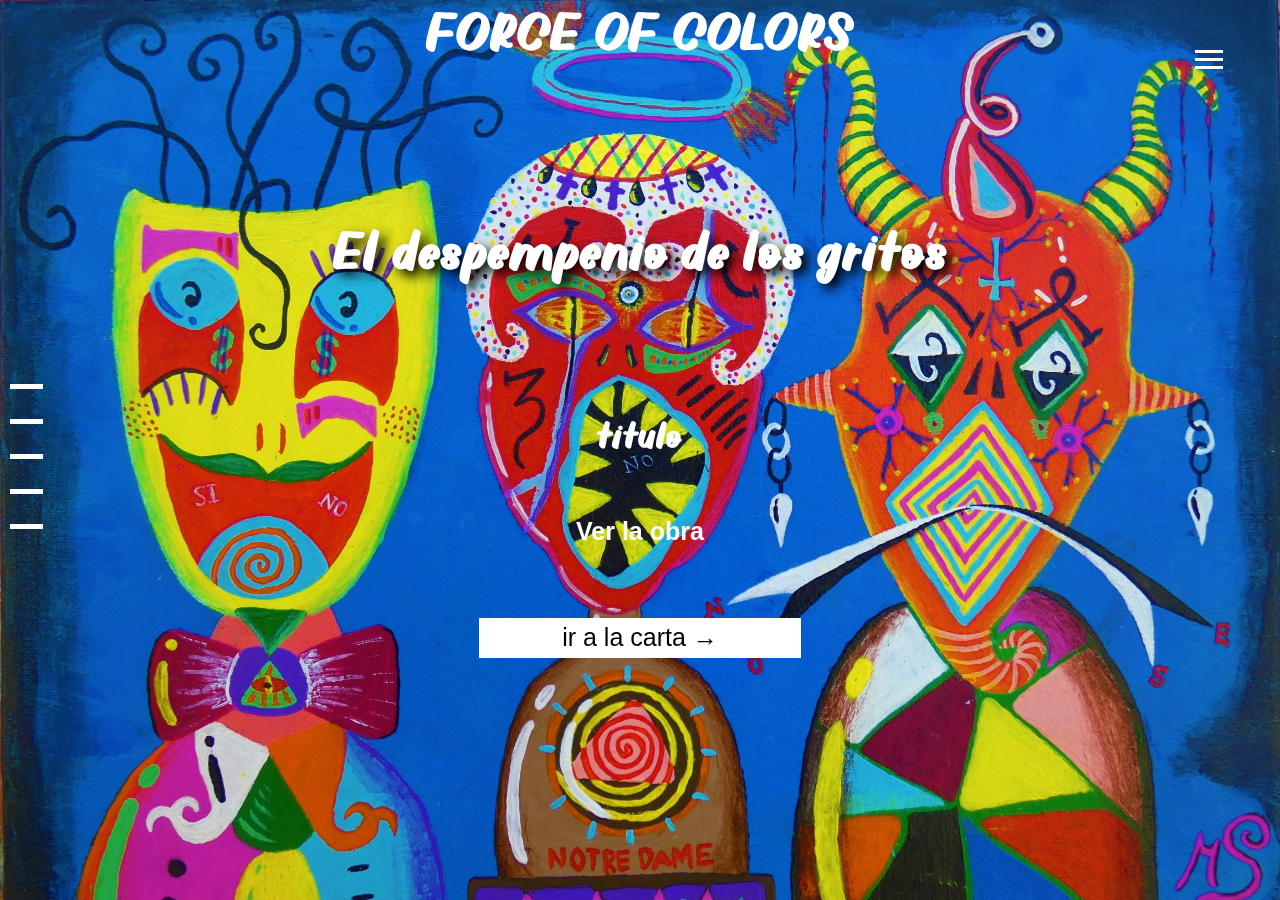
<file: src/views/index.html>
<!DOCTYPE html>
<html lang="en">

<head>
    <meta charset="UTF-8">
    <meta name="viewport" content="width=device-width, initial-scale=1.0">
    <link rel="stylesheet" href="https://stackpath.bootstrapcdn.com/bootstrap/4.5.2/css/bootstrap.min.css" integrity="sha384-JcKb8q3iqJ61gNV9KGb8thSsNjpSL0n8PARn9HuZOnIxN0hoP+VmmDGMN5t9UJ0Z" crossorigin="anonymous">
    <link rel="stylesheet" href="style/index.css">
    <link rel="stylesheet" href="style/fonts.css">
    <title>misu</title>
</head>

<body>
    <script src="https://code.jquery.com/jquery-3.5.1.min.js" integrity="sha256-9/aliU8dGd2tb6OSsuzixeV4y/faTqgFtohetphbbj0=" crossorigin="anonymous"></script>
    <script src="https://stackpath.bootstrapcdn.com/bootstrap/4.5.2/js/bootstrap.min.js" integrity="sha384-B4gt1jrGC7Jh4AgTPSdUtOBvfO8shuf57BaghqFfPlYxofvL8/KUEfYiJOMMV+rV" crossorigin="anonymous"></script>
    <script src="https://stackpath.bootstrapcdn.com/bootstrap/4.5.2/js/bootstrap.bundle.min.js" integrity="sha384-LtrjvnR4Twt/qOuYxE721u19sVFLVSA4hf/rRt6PrZTmiPltdZcI7q7PXQBYTKyf" crossorigin="anonymous"></script>
    <script src="../js/index.js"></script>
    <div class="hamburger" onclick="hamburgerActivation()">

        <div class="_layer -top"></div>
        <div class="_layer -mid"></div>
        <div class="_layer -bottom"></div>
    </div>

    <div class="menu">
        <div class="rw">
            <div class="menu-btn" style="background-color:  #77a8a8;">
                <button onclick="location.href = 'projects.html'" class="menu-btn-text">Proyectos</button>
            </div>
            <div class="menu-btn" style="background-color: #80ced6;">
                <button onclick="location.href = 'about.html'" class="menu-btn-text">Sobre mí</button>
            </div>
            <div class="menu-btn" style="background-color: #f18973;">
                <button onclick="location.href = 'shop.html'" class="menu-btn-text">Tienda</button>
            </div>
            <div class="menu-btn" style="background-color: #eea29a;">
                <button onclick="location.href = 'logistic.html'" class="menu-btn-text">Logistica</button>
            </div>
            <div class="menu-btn" style="background-color: #82b74b;">
                <button onclick="location.href = 'contact.html'" class="menu-btn-text">Contacto</button>
            </div>
            <div class="menu-btn" style="background-color: #b5e7a0;">
                <button onclick="location.href = 'rincon.html'" class="menu-btn-text">Rincón de MISU</button>
            </div>
        </div>
    </div>

    <div class="cont">
        <div class="banner">
            <div class="disp1"><button class="rw2"></button></div>
            <div class="disp1"><button class="rw2"></button></div>
            <div class="disp1"><button class="rw2"></button></div>
            <div class="disp1"><button class="rw2"></button></div>
            <div class="disp1"><button class="rw2"></button></div>
        </div>
        <div class="checkout">
            <div class="title">
                <h1 class="misu">
                    FORCE OF COLORS
                </h1>
            </div>
            <div class="slider">
                <div class="principal">
                    <div class="misu princ-door door-anim">El despempenio de los gritos</div>
                </div>
                <div class="titulo">
                    <center>
                        <h3 class="misu-title">titulo</h3>
                    </center>
                </div>
                <div class="direct">
                    <a href="">
                        <h3 class="view-title">Ver la obra</h3>
                    </a>
                </div>
                <div class="direct">
                    <center><button class="gogift">
                        ir a la carta  →
                    </button></center>
                </div>
            </div>
            <div class="check"></div>
        </div>
        <div class="bnn"></div>
    </div>

</body>

</html>
</file>
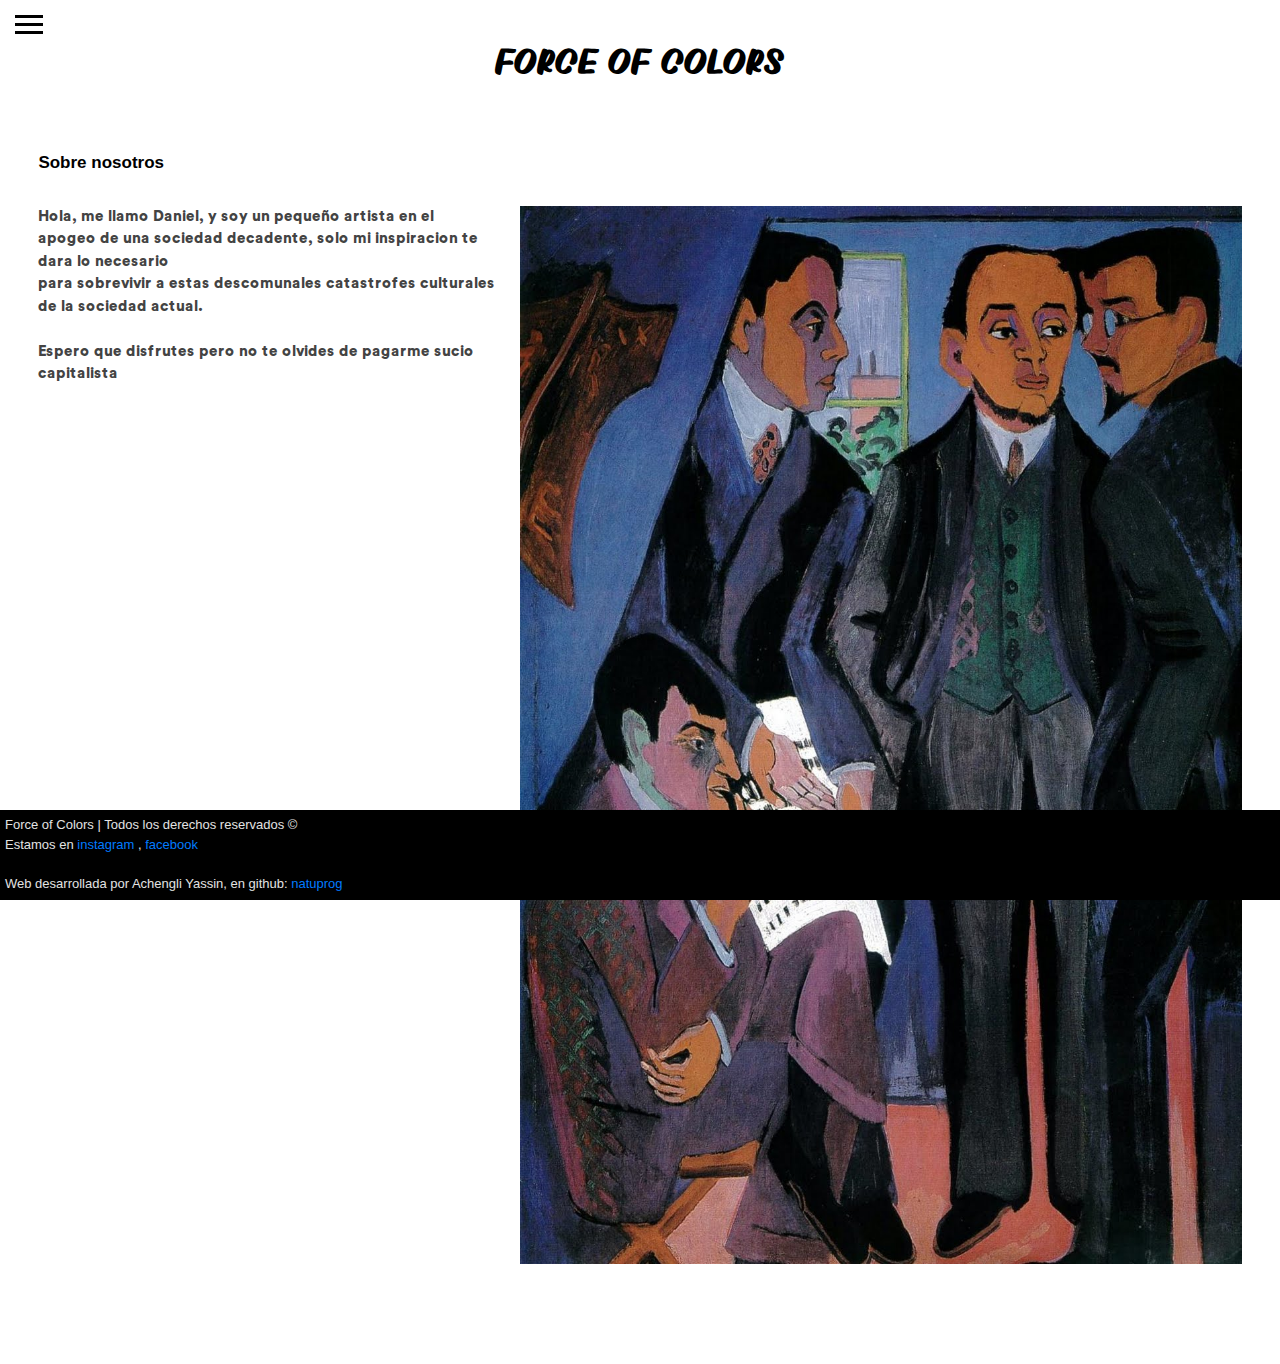
<file: src/views/about.html>
<!DOCTYPE html>
<html lang="en">

<head>
    <meta charset="UTF-8">
    <meta name="viewport" content="width=device-width, initial-scale=1.0">
    <link rel="stylesheet" href="https://stackpath.bootstrapcdn.com/bootstrap/4.5.2/css/bootstrap.min.css" integrity="sha384-JcKb8q3iqJ61gNV9KGb8thSsNjpSL0n8PARn9HuZOnIxN0hoP+VmmDGMN5t9UJ0Z" crossorigin="anonymous">
    <link rel="stylesheet" href="style/fonts.css">
    <link rel="stylesheet" href="style/projects.css">
    <link rel="stylesheet" href="style/about.css">
    <title>misu</title>
</head>

<body>
    <script src="https://code.jquery.com/jquery-3.5.1.min.js" integrity="sha256-9/aliU8dGd2tb6OSsuzixeV4y/faTqgFtohetphbbj0=" crossorigin="anonymous"></script>
    <script src="https://stackpath.bootstrapcdn.com/bootstrap/4.5.2/js/bootstrap.min.js" integrity="sha384-B4gt1jrGC7Jh4AgTPSdUtOBvfO8shuf57BaghqFfPlYxofvL8/KUEfYiJOMMV+rV" crossorigin="anonymous"></script>
    <script src="https://stackpath.bootstrapcdn.com/bootstrap/4.5.2/js/bootstrap.bundle.min.js" integrity="sha384-LtrjvnR4Twt/qOuYxE721u19sVFLVSA4hf/rRt6PrZTmiPltdZcI7q7PXQBYTKyf" crossorigin="anonymous"></script>
    <script src="../js/index.js"></script>
    <div class="hamburger" onclick="hamburgerActivation()">
        <div class="_layer -top"></div>
        <div class="_layer -mid"></div>
        <div class="_layer -bottom"></div>
    </div>
    <div class="menu ">
        <div class="rw">
            <div class="menu-btn" style="background-color:  #77a8a8;">
                <button onclick="location.href = 'projects.html'" class="menu-btn-text">Proyectos</button>
            </div>
            <div class="menu-btn" style="background-color: #80ced6;">
                <button onclick="location.href = 'about.html'" class="menu-btn-text">Sobre mí</button>
            </div>
            <div class="menu-btn" style="background-color: #f18973;">
                <button onclick="location.href = 'shop.html'" class="menu-btn-text">Tienda</button>
            </div>
            <div class="menu-btn" style="background-color: #eea29a;">
                <button onclick="location.href = 'logistic.html'" class="menu-btn-text">Logistica</button>
            </div>
            <div class="menu-btn" style="background-color: #82b74b;">
                <button onclick="location.href = 'contact.html'" class="menu-btn-text">Contacto</button>
            </div>
            <div class="menu-btn" style="background-color: #b5e7a0;">
                <button onclick="location.href = 'rincon.html'" class="menu-btn-text">Rincón de MISU</button>
            </div>
        </div>
    </div>

    <div class="cont">
        <div class="banner">
            <div class="disp1"><button class="rw2"></button></div>
            <div class="disp1"><button class="rw2"></button></div>
            <div class="disp1"><button class="rw2"></button></div>
            <div class="disp1"><button class="rw2"></button></div>
            <div class="disp1"><button class="rw2"></button></div>
        </div>
        <div class="checkout">
            <div class="title">
                <h1 class="misu">
                    FORCE OF COLORS
                </h1>
            </div>
            <span class="title-all">Sobre nosotros</span>
            <main class="main-about">
                <p class="main-text">
                    Hola, me llamo <span class="main-text-bold">Daniel</span>, y soy un pequeño artista en el
                    <br> apogeo de una sociedad decadente, solo mi inspiracion te dara lo necesario <br> para sobrevivir a estas descomunales catastrofes culturales de la sociedad actual.
                    <br><br> Espero que disfrutes pero no te olvides de pagarme sucio capitalista
                </p>
                <img style="width: 100%;" src="../../media/pictures/artist-group.jpg" alt="">
            </main>
        </div>
    </div>

    <footer>
        Force of Colors | Todos los derechos reservados © <br> Estamos en <a href="">instagram</a> , <a href="">facebook</a>
        <br><br> Web desarrollada por Achengli Yassin, en github: <a href="">natuprog</a>
    </footer>

</body>

</html>
</file>
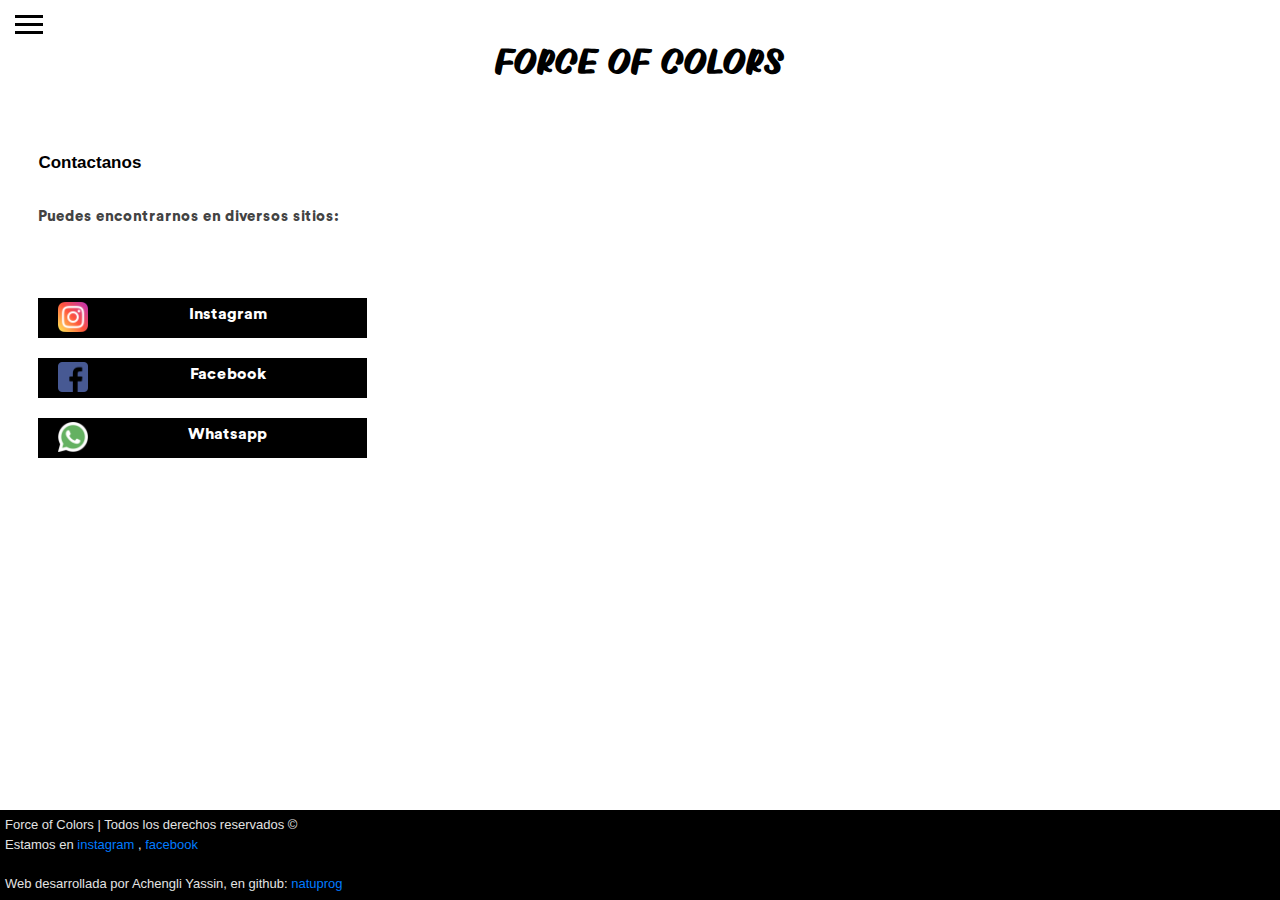
<file: src/views/contact.html>
<!DOCTYPE html>
<html lang="en">

<head>
    <meta charset="UTF-8">
    <meta name="viewport" content="width=device-width, initial-scale=1.0">
    <link rel="stylesheet" href="https://stackpath.bootstrapcdn.com/bootstrap/4.5.2/css/bootstrap.min.css" integrity="sha384-JcKb8q3iqJ61gNV9KGb8thSsNjpSL0n8PARn9HuZOnIxN0hoP+VmmDGMN5t9UJ0Z" crossorigin="anonymous">
    <link rel="stylesheet" href="style/fonts.css">
    <link rel="stylesheet" href="style/projects.css">
    <link rel="stylesheet" href="style/about.css">
    <link rel="stylesheet" href="style/contact.css">
    <title>misu</title>
</head>

<body>
    <script src="https://code.jquery.com/jquery-3.5.1.min.js" integrity="sha256-9/aliU8dGd2tb6OSsuzixeV4y/faTqgFtohetphbbj0=" crossorigin="anonymous"></script>
    <script src="https://stackpath.bootstrapcdn.com/bootstrap/4.5.2/js/bootstrap.min.js" integrity="sha384-B4gt1jrGC7Jh4AgTPSdUtOBvfO8shuf57BaghqFfPlYxofvL8/KUEfYiJOMMV+rV" crossorigin="anonymous"></script>
    <script src="https://stackpath.bootstrapcdn.com/bootstrap/4.5.2/js/bootstrap.bundle.min.js" integrity="sha384-LtrjvnR4Twt/qOuYxE721u19sVFLVSA4hf/rRt6PrZTmiPltdZcI7q7PXQBYTKyf" crossorigin="anonymous"></script>
    <script src="../js/index.js"></script>
    <div class="hamburger" onclick="hamburgerActivation()">
        <div class="_layer -top"></div>
        <div class="_layer -mid"></div>
        <div class="_layer -bottom"></div>
    </div>
    <div class="menu ">
        <div class="rw">
            <div class="menu-btn" style="background-color:  #77a8a8;">
                <button onclick="location.href = 'projects.html'" class="menu-btn-text">Proyectos</button>
            </div>
            <div class="menu-btn" style="background-color: #80ced6;">
                <button onclick="location.href = 'about.html'" class="menu-btn-text">Sobre mí</button>
            </div>
            <div class="menu-btn" style="background-color: #f18973;">
                <button onclick="location.href = 'shop.html'" class="menu-btn-text">Tienda</button>
            </div>
            <div class="menu-btn" style="background-color: #eea29a;">
                <button onclick="location.href = 'logistic.html'" class="menu-btn-text">Logistica</button>
            </div>
            <div class="menu-btn" style="background-color: #82b74b;">
                <button onclick="location.href = 'contact.html'" class="menu-btn-text">Contacto</button>
            </div>
            <div class="menu-btn" style="background-color: #b5e7a0;">
                <button onclick="location.href = 'rincon.html'" class="menu-btn-text">Rincón de MISU</button>
            </div>
        </div>
    </div>

    <div class="cont">
        <div class="banner">
            <div class="disp1"><button class="rw2"></button></div>
            <div class="disp1"><button class="rw2"></button></div>
            <div class="disp1"><button class="rw2"></button></div>
            <div class="disp1"><button class="rw2"></button></div>
            <div class="disp1"><button class="rw2"></button></div>
        </div>
        <div class="checkout">
            <div class="title">
                <h1 class="misu">
                    FORCE OF COLORS
                </h1>
            </div>
            <span class="title-all">Contactanos</span>
            <main class="main-about">
                <p class="main-text">
                    Puedes encontrarnos en diversos sitios:
                </p>
                <br><br><br>

                <button class="contact-button">
                    <img src="../../media/pictures/instagram.png" alt="" class="contact-button-icon">Instagram</button>
                <br>
                <button class="contact-button">
                    <img src="../../media/pictures/facebook.png" alt="" class="contact-button-icon">Facebook</button>
                <br>
                <button class="contact-button">
                    <img src="../../media/pictures/whatsapp.png" alt="" class="contact-button-icon">Whatsapp</button>
                <br>
            </main>
        </div>
    </div>

    <footer>
        Force of Colors | Todos los derechos reservados © <br> Estamos en <a href="">instagram</a> , <a href="">facebook</a>
        <br><br> Web desarrollada por Achengli Yassin, en github: <a href="">natuprog</a>
    </footer>

</body>

</html>
</file>
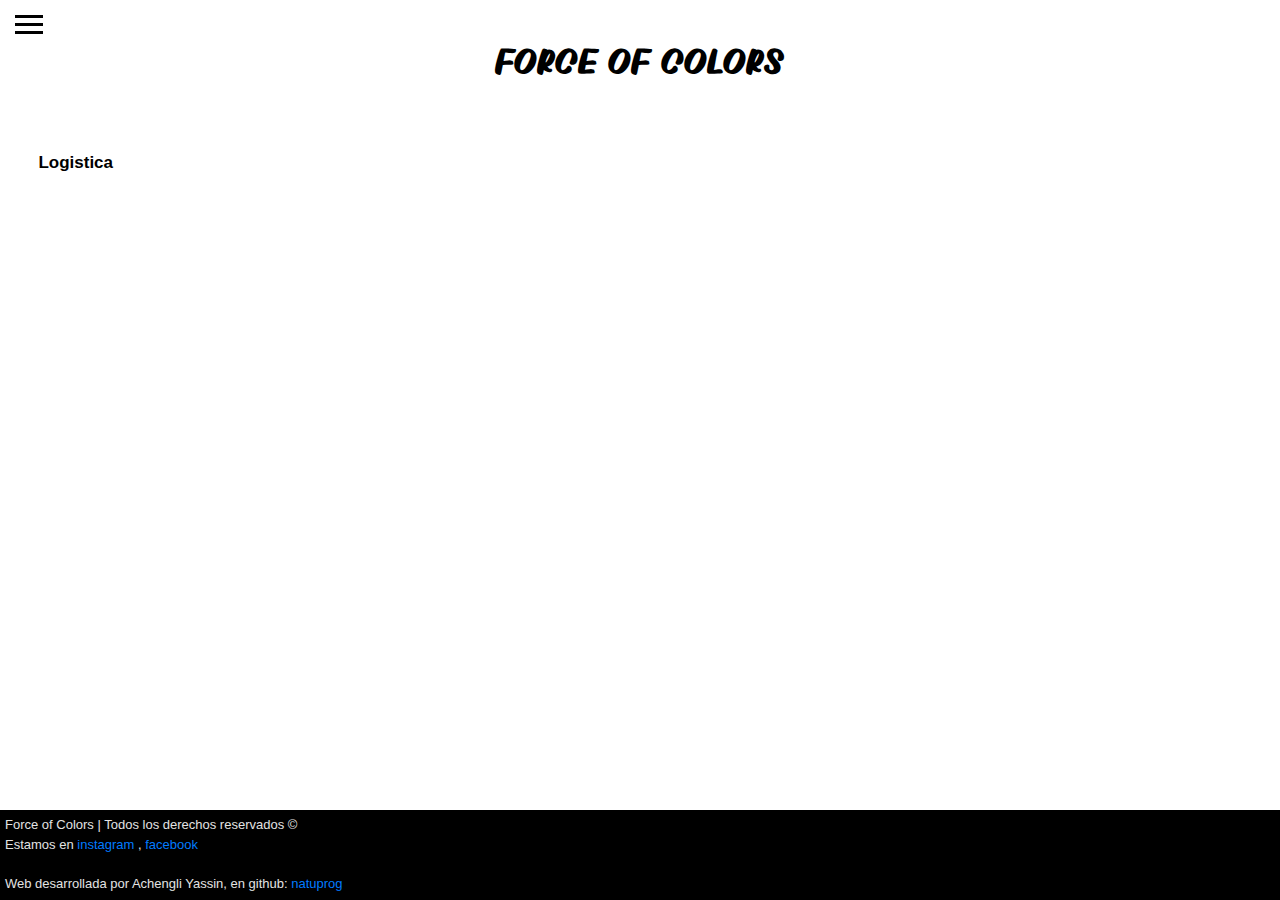
<file: src/views/logistic.html>
<!DOCTYPE html>
<html lang="en">

<head>
    <meta charset="UTF-8">
    <meta name="viewport" content="width=device-width, initial-scale=1.0">
    <link rel="stylesheet" href="https://stackpath.bootstrapcdn.com/bootstrap/4.5.2/css/bootstrap.min.css" integrity="sha384-JcKb8q3iqJ61gNV9KGb8thSsNjpSL0n8PARn9HuZOnIxN0hoP+VmmDGMN5t9UJ0Z" crossorigin="anonymous">
    <link rel="stylesheet" href="style/fonts.css">
    <link rel="stylesheet" href="style/projects.css">
    <title>misu</title>
</head>

<body>
    <script src="https://code.jquery.com/jquery-3.5.1.min.js" integrity="sha256-9/aliU8dGd2tb6OSsuzixeV4y/faTqgFtohetphbbj0=" crossorigin="anonymous"></script>
    <script src="https://stackpath.bootstrapcdn.com/bootstrap/4.5.2/js/bootstrap.min.js" integrity="sha384-B4gt1jrGC7Jh4AgTPSdUtOBvfO8shuf57BaghqFfPlYxofvL8/KUEfYiJOMMV+rV" crossorigin="anonymous"></script>
    <script src="https://stackpath.bootstrapcdn.com/bootstrap/4.5.2/js/bootstrap.bundle.min.js" integrity="sha384-LtrjvnR4Twt/qOuYxE721u19sVFLVSA4hf/rRt6PrZTmiPltdZcI7q7PXQBYTKyf" crossorigin="anonymous"></script>
    <script src="../js/index.js"></script>
    <div class="hamburger" onclick="hamburgerActivation()">
        <div class="_layer -top"></div>
        <div class="_layer -mid"></div>
        <div class="_layer -bottom"></div>
    </div>
    <div class="menu ">
        <div class="rw">
            <div class="menu-btn" style="background-color:  #77a8a8;">
                <button onclick="location.href = 'projects.html'" class="menu-btn-text">Proyectos</button>
            </div>
            <div class="menu-btn" style="background-color: #80ced6;">
                <button onclick="location.href = 'about.html'" class="menu-btn-text">Sobre mí</button>
            </div>
            <div class="menu-btn" style="background-color: #f18973;">
                <button onclick="location.href = 'shop.html'" class="menu-btn-text">Tienda</button>
            </div>
            <div class="menu-btn" style="background-color: #eea29a;">
                <button onclick="location.href = 'logistic.html'" class="menu-btn-text">Logistica</button>
            </div>
            <div class="menu-btn" style="background-color: #82b74b;">
                <button onclick="location.href = 'contact.html'" class="menu-btn-text">Contacto</button>
            </div>
            <div class="menu-btn" style="background-color: #b5e7a0;">
                <button onclick="location.href = 'rincon.html'" class="menu-btn-text">Rincón de MISU</button>
            </div>
        </div>
    </div>

    <div class="cont">
        <div class="banner">
            <div class="disp1"><button class="rw2"></button></div>
            <div class="disp1"><button class="rw2"></button></div>
            <div class="disp1"><button class="rw2"></button></div>
            <div class="disp1"><button class="rw2"></button></div>
            <div class="disp1"><button class="rw2"></button></div>
        </div>
        <div class="checkout">
            <div class="title">
                <h1 class="misu">
                    FORCE OF COLORS
                </h1>
            </div>
            <span class="title-all">Logistica</span>
            <main>

            </main>
        </div>
    </div>

    <footer>
        Force of Colors | Todos los derechos reservados © <br> Estamos en <a href="">instagram</a> , <a href="">facebook</a>
        <br><br> Web desarrollada por Achengli Yassin, en github: <a href="">natuprog</a>
    </footer>

</body>

</html>
</file>
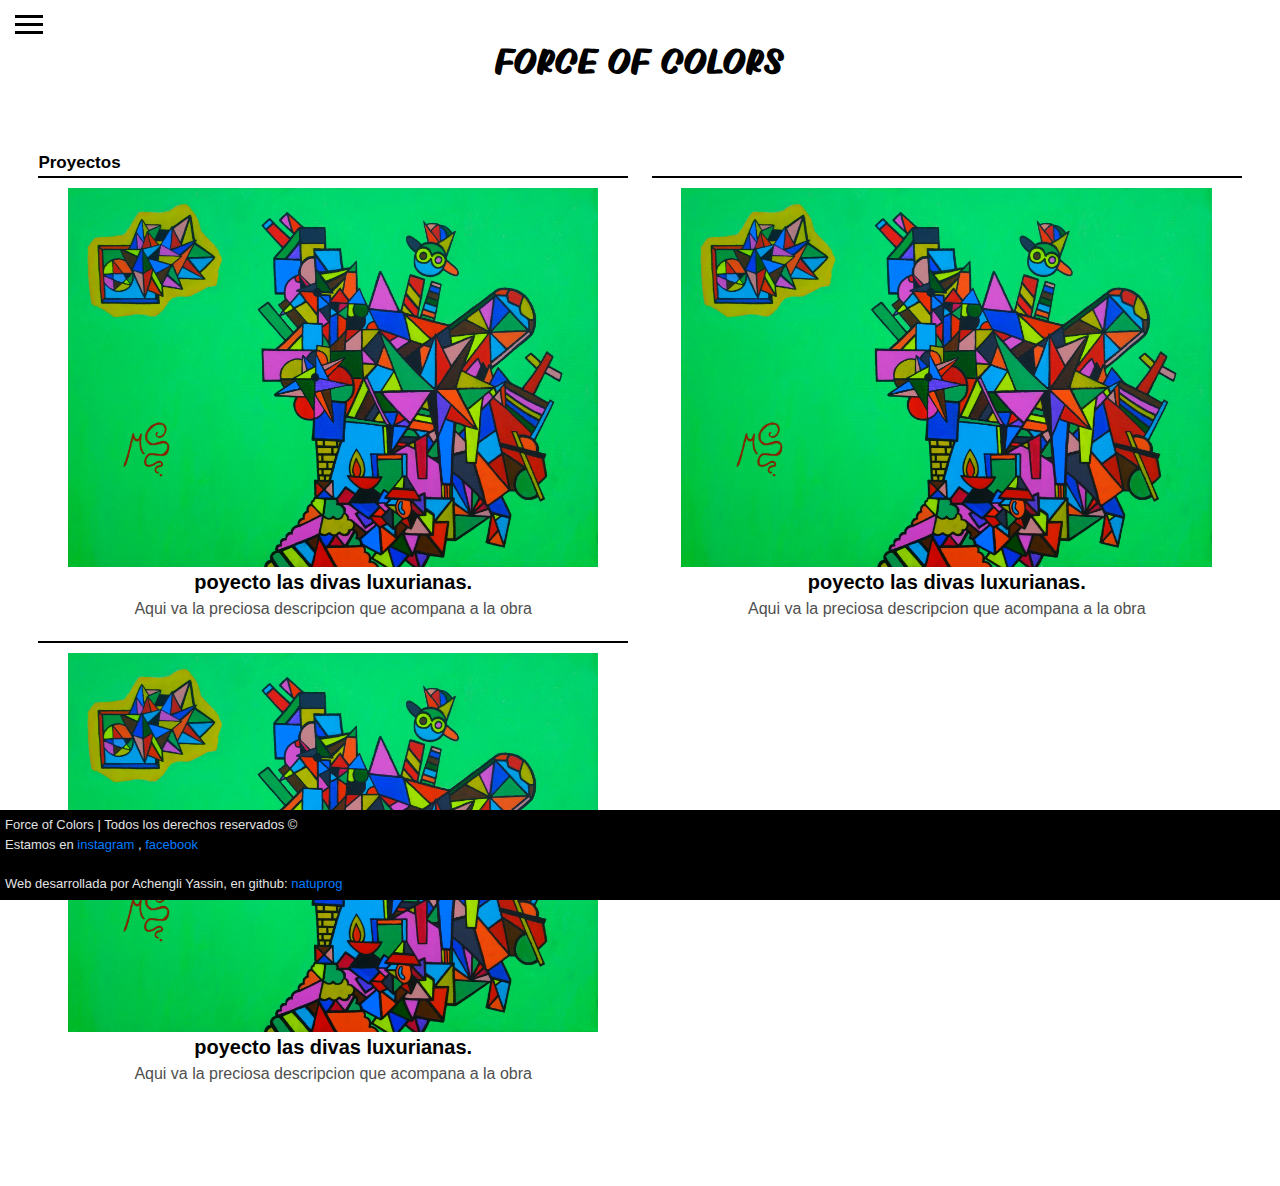
<file: src/views/projects.html>
<!DOCTYPE html>
<html lang="en">

<head>
    <meta charset="UTF-8">
    <meta name="viewport" content="width=device-width, initial-scale=1.0">
    <link rel="stylesheet" href="https://stackpath.bootstrapcdn.com/bootstrap/4.5.2/css/bootstrap.min.css" integrity="sha384-JcKb8q3iqJ61gNV9KGb8thSsNjpSL0n8PARn9HuZOnIxN0hoP+VmmDGMN5t9UJ0Z" crossorigin="anonymous">
    <link rel="stylesheet" href="style/fonts.css">
    <link rel="stylesheet" href="style/projects.css">
    <title>misu</title>
</head>

<body>
    <script src="https://code.jquery.com/jquery-3.5.1.min.js" integrity="sha256-9/aliU8dGd2tb6OSsuzixeV4y/faTqgFtohetphbbj0=" crossorigin="anonymous"></script>
    <script src="https://stackpath.bootstrapcdn.com/bootstrap/4.5.2/js/bootstrap.min.js" integrity="sha384-B4gt1jrGC7Jh4AgTPSdUtOBvfO8shuf57BaghqFfPlYxofvL8/KUEfYiJOMMV+rV" crossorigin="anonymous"></script>
    <script src="https://stackpath.bootstrapcdn.com/bootstrap/4.5.2/js/bootstrap.bundle.min.js" integrity="sha384-LtrjvnR4Twt/qOuYxE721u19sVFLVSA4hf/rRt6PrZTmiPltdZcI7q7PXQBYTKyf" crossorigin="anonymous"></script>
    <script src="../js/index.js"></script>
    <div class="hamburger" onclick="hamburgerActivation()">
        <div class="_layer -top"></div>
        <div class="_layer -mid"></div>
        <div class="_layer -bottom"></div>
    </div>
    <div class="menu ">
        <div class="rw">
            <div class="menu-btn" style="background-color:  #77a8a8;">
                <button onclick="location.href = 'projects.html'" class="menu-btn-text">Proyectos</button>
            </div>
            <div class="menu-btn" style="background-color: #80ced6;">
                <button onclick="location.href = 'about.html'" class="menu-btn-text">Sobre mí</button>
            </div>
            <div class="menu-btn" style="background-color: #f18973;">
                <button onclick="location.href = 'shop.html'" class="menu-btn-text">Tienda</button>
            </div>
            <div class="menu-btn" style="background-color: #eea29a;">
                <button onclick="location.href = 'logistic.html'" class="menu-btn-text">Logistica</button>
            </div>
            <div class="menu-btn" style="background-color: #82b74b;">
                <button onclick="location.href = 'contact.html'" class="menu-btn-text">Contacto</button>
            </div>
            <div class="menu-btn" style="background-color: #b5e7a0;">
                <button onclick="location.href = 'rincon.html'" class="menu-btn-text">Rincón de MISU</button>
            </div>
        </div>
    </div>

    <div class="cont">
        <div class="banner">
            <div class="disp1"><button class="rw2"></button></div>
            <div class="disp1"><button class="rw2"></button></div>
            <div class="disp1"><button class="rw2"></button></div>
            <div class="disp1"><button class="rw2"></button></div>
            <div class="disp1"><button class="rw2"></button></div>
        </div>
        <div class="checkout">
            <div class="title">
                <h1 class="misu">
                    FORCE OF COLORS
                </h1>
            </div>
            <span class="title-all">Proyectos</span>
            <main>
                <!--Publish model-->
                <div class="publish">
                    <center><img class="publish-img" src="../../media/pictures/Polish_20200101_132419444.jpg" alt=""></center>
                    <center>
                        <div class="desc"><span class="publish-title">poyecto las divas luxurianas.</span><br> Aqui va la preciosa descripcion que acompana a la obra</div>
                    </center>
                </div>
                <!--End publish model-->
                <div class="publish">
                    <center><img class="publish-img" src="../../media/pictures/Polish_20200101_132419444.jpg" alt=""></center>
                    <center>
                        <div class="desc"><span class="publish-title">poyecto las divas luxurianas.</span><br> Aqui va la preciosa descripcion que acompana a la obra</div>
                    </center>
                </div>
                <div class="publish">
                    <center><img class="publish-img" src="../../media/pictures/Polish_20200101_132419444.jpg" alt=""></center>
                    <center>
                        <div class="desc"><span class="publish-title">poyecto las divas luxurianas.</span><br> Aqui va la preciosa descripcion que acompana a la obra</div>
                    </center>
                </div>
            </main>
        </div>
    </div>

    <footer>
        Force of Colors | Todos los derechos reservados © <br> Estamos en <a href="">instagram</a> , <a href="">facebook</a>
        <br><br> Web desarrollada por Achengli Yassin, en github: <a href="">natuprog</a>
    </footer>

</body>

</html>
</file>
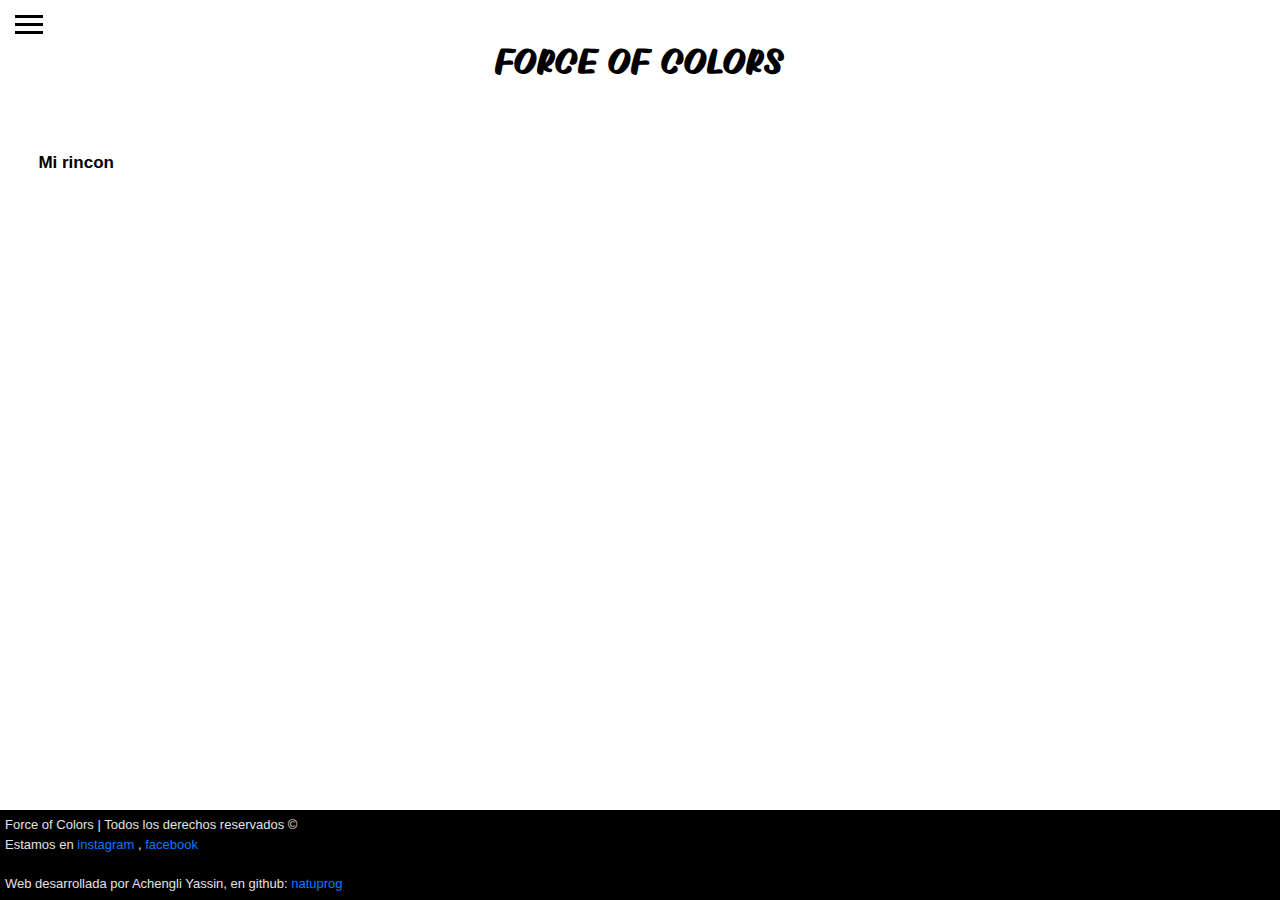
<file: src/views/rincon.html>
<!DOCTYPE html>
<html lang="en">

<head>
    <meta charset="UTF-8">
    <meta name="viewport" content="width=device-width, initial-scale=1.0">
    <link rel="stylesheet" href="https://stackpath.bootstrapcdn.com/bootstrap/4.5.2/css/bootstrap.min.css" integrity="sha384-JcKb8q3iqJ61gNV9KGb8thSsNjpSL0n8PARn9HuZOnIxN0hoP+VmmDGMN5t9UJ0Z" crossorigin="anonymous">
    <link rel="stylesheet" href="style/fonts.css">
    <link rel="stylesheet" href="style/projects.css">
    <title>misu</title>
</head>

<body>
    <script src="https://code.jquery.com/jquery-3.5.1.min.js" integrity="sha256-9/aliU8dGd2tb6OSsuzixeV4y/faTqgFtohetphbbj0=" crossorigin="anonymous"></script>
    <script src="https://stackpath.bootstrapcdn.com/bootstrap/4.5.2/js/bootstrap.min.js" integrity="sha384-B4gt1jrGC7Jh4AgTPSdUtOBvfO8shuf57BaghqFfPlYxofvL8/KUEfYiJOMMV+rV" crossorigin="anonymous"></script>
    <script src="https://stackpath.bootstrapcdn.com/bootstrap/4.5.2/js/bootstrap.bundle.min.js" integrity="sha384-LtrjvnR4Twt/qOuYxE721u19sVFLVSA4hf/rRt6PrZTmiPltdZcI7q7PXQBYTKyf" crossorigin="anonymous"></script>
    <script src="../js/index.js"></script>
    <div class="hamburger" onclick="hamburgerActivation()">
        <div class="_layer -top"></div>
        <div class="_layer -mid"></div>
        <div class="_layer -bottom"></div>
    </div>
    <div class="menu ">
        <div class="rw">
            <div class="menu-btn" style="background-color:  #77a8a8;">
                <button onclick="location.href = 'projects.html'" class="menu-btn-text">Proyectos</button>
            </div>
            <div class="menu-btn" style="background-color: #80ced6;">
                <button onclick="location.href = 'about.html'" class="menu-btn-text">Sobre mí</button>
            </div>
            <div class="menu-btn" style="background-color: #f18973;">
                <button onclick="location.href = 'shop.html'" class="menu-btn-text">Tienda</button>
            </div>
            <div class="menu-btn" style="background-color: #eea29a;">
                <button onclick="location.href = 'logistic.html'" class="menu-btn-text">Logistica</button>
            </div>
            <div class="menu-btn" style="background-color: #82b74b;">
                <button onclick="location.href = 'contact.html'" class="menu-btn-text">Contacto</button>
            </div>
            <div class="menu-btn" style="background-color: #b5e7a0;">
                <button onclick="location.href = 'rincon.html'" class="menu-btn-text">Rincón de MISU</button>
            </div>
        </div>
    </div>

    <div class="cont">
        <div class="banner">
            <div class="disp1"><button class="rw2"></button></div>
            <div class="disp1"><button class="rw2"></button></div>
            <div class="disp1"><button class="rw2"></button></div>
            <div class="disp1"><button class="rw2"></button></div>
            <div class="disp1"><button class="rw2"></button></div>
        </div>
        <div class="checkout">
            <div class="title">
                <h1 class="misu">
                    FORCE OF COLORS
                </h1>
            </div>
            <span class="title-all">Mi rincon</span>
            <main>
            </main>
        </div>
    </div>

    <footer>
        Force of Colors | Todos los derechos reservados © <br> Estamos en <a href="">instagram</a> , <a href="">facebook</a>
        <br><br> Web desarrollada por Achengli Yassin, en github: <a href="">natuprog</a>
    </footer>

</body>

</html>
</file>
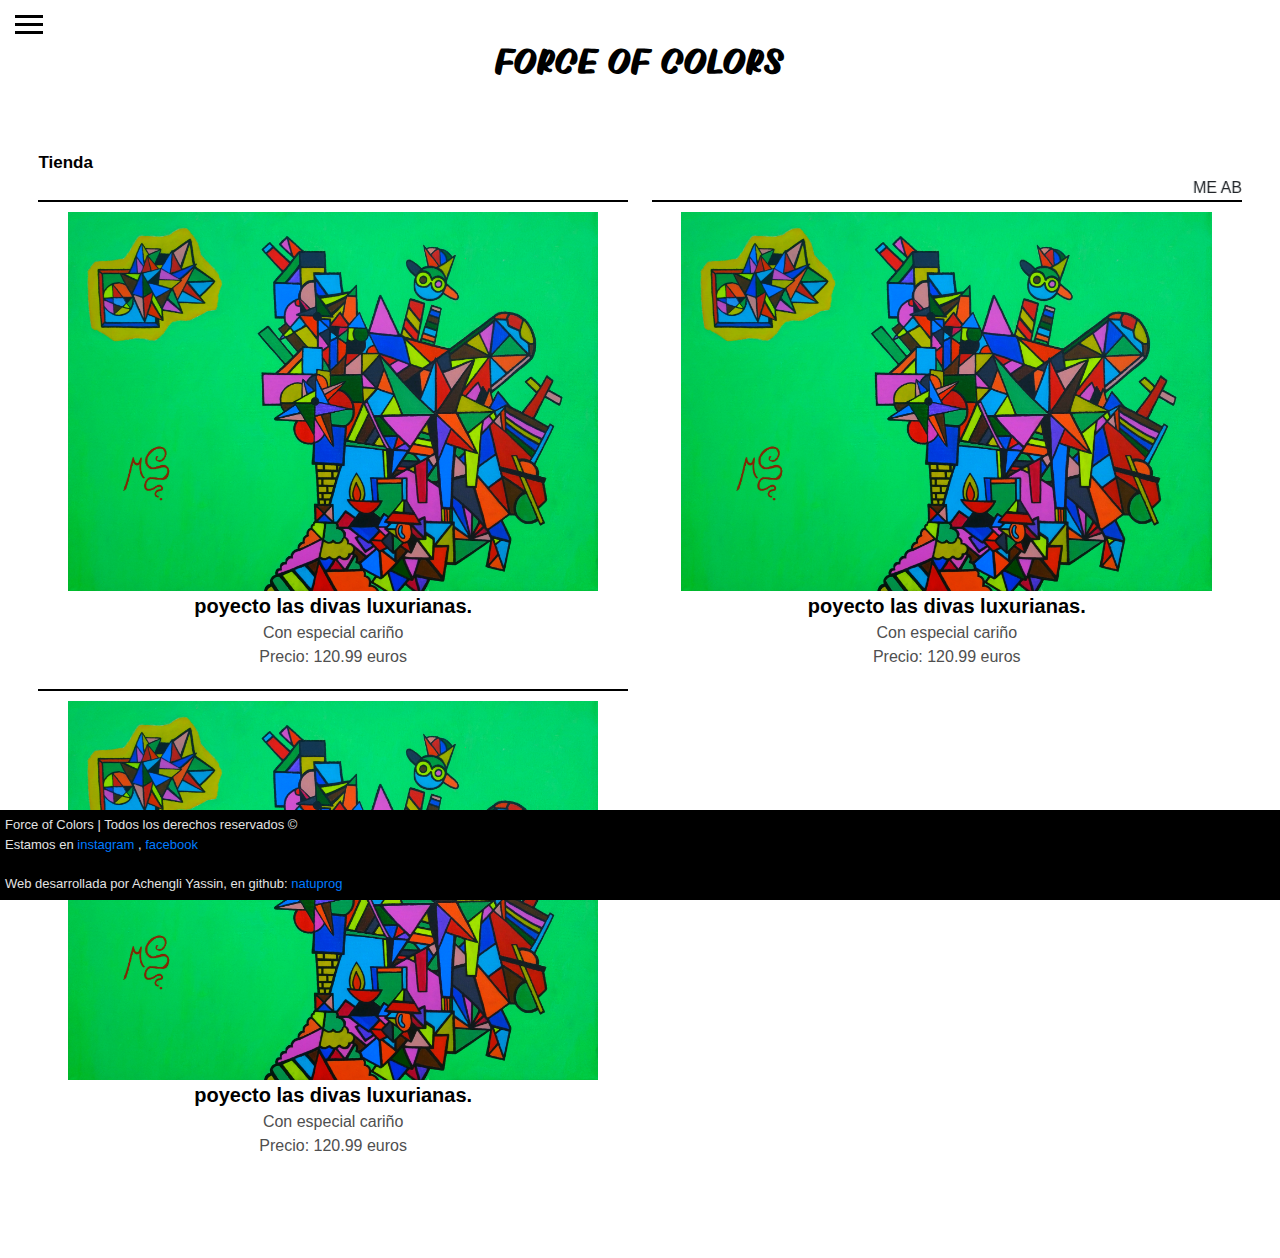
<file: src/views/shop.html>
<!DOCTYPE html>
<html lang="en">

<head>
    <meta charset="UTF-8">
    <meta name="viewport" content="width=device-width, initial-scale=1.0">
    <link rel="stylesheet" href="https://stackpath.bootstrapcdn.com/bootstrap/4.5.2/css/bootstrap.min.css" integrity="sha384-JcKb8q3iqJ61gNV9KGb8thSsNjpSL0n8PARn9HuZOnIxN0hoP+VmmDGMN5t9UJ0Z" crossorigin="anonymous">
    <link rel="stylesheet" href="style/fonts.css">
    <link rel="stylesheet" href="style/projects.css">
    <link rel="stylesheet" href="style/shop.css">
    <title>misu</title>
</head>

<body>
    <script src="https://code.jquery.com/jquery-3.5.1.min.js" integrity="sha256-9/aliU8dGd2tb6OSsuzixeV4y/faTqgFtohetphbbj0=" crossorigin="anonymous"></script>
    <script src="https://stackpath.bootstrapcdn.com/bootstrap/4.5.2/js/bootstrap.min.js" integrity="sha384-B4gt1jrGC7Jh4AgTPSdUtOBvfO8shuf57BaghqFfPlYxofvL8/KUEfYiJOMMV+rV" crossorigin="anonymous"></script>
    <script src="https://stackpath.bootstrapcdn.com/bootstrap/4.5.2/js/bootstrap.bundle.min.js" integrity="sha384-LtrjvnR4Twt/qOuYxE721u19sVFLVSA4hf/rRt6PrZTmiPltdZcI7q7PXQBYTKyf" crossorigin="anonymous"></script>
    <script src="../js/index.js"></script>
    <div class="hamburger" onclick="hamburgerActivation()">
        <div class="_layer -top"></div>
        <div class="_layer -mid"></div>
        <div class="_layer -bottom"></div>
    </div>
    <div class="menu ">
        <div class="rw">
            <div class="menu-btn" style="background-color:  #77a8a8;">
                <button onclick="location.href = 'projects.html'" class="menu-btn-text">Proyectos</button>
            </div>
            <div class="menu-btn" style="background-color: #80ced6;">
                <button onclick="location.href = 'about.html'" class="menu-btn-text">Sobre mí</button>
            </div>
            <div class="menu-btn" style="background-color: #f18973;">
                <button onclick="location.href = 'shop.html'" class="menu-btn-text">Tienda</button>
            </div>
            <div class="menu-btn" style="background-color: #eea29a;">
                <button onclick="location.href = 'logistic.html'" class="menu-btn-text">Logistica</button>
            </div>
            <div class="menu-btn" style="background-color: #82b74b;">
                <button onclick="location.href = 'contact.html'" class="menu-btn-text">Contacto</button>
            </div>
            <div class="menu-btn" style="background-color: #b5e7a0;">
                <button onclick="location.href = 'rincon.html'" class="menu-btn-text">Rincón de MISU</button>
            </div>
        </div>
    </div>

    <div class="cont">
        <div class="banner">
            <div class="disp1"><button class="rw2"></button></div>
            <div class="disp1"><button class="rw2"></button></div>
            <div class="disp1"><button class="rw2"></button></div>
            <div class="disp1"><button class="rw2"></button></div>
            <div class="disp1"><button class="rw2"></button></div>
        </div>
        <div class="checkout">
            <div class="title">
                <h1 class="misu">
                    FORCE OF COLORS
                </h1>
            </div>
            <span class="title-all">Tienda</span>
            <marquee behavior="scroll" direction="left">ME ABURRO MUCHO Y ESTOY MAL DE LA CABEZA JAJAJAJA, MISU SI QUIERES CAMBIAR ESTE TEXTO DEBES CAMBIARLO A TU GUSTO Y PONER AQUELLO QUE TE INTERESE </marquee>
            <main>
                <!--Publish model-->
                <div class="publish">
                    <center><img class="publish-img" src="../../media/pictures/Polish_20200101_132419444.jpg" alt=""></center>
                    <center>
                        <div class="desc"><span class="publish-title">poyecto las divas luxurianas.</span><br> Con especial cariño <br> Precio: 120.99 euros</div>
                    </center>
                </div>
                <!--End publish model-->
                <div class="publish">
                    <center><img class="publish-img" src="../../media/pictures/Polish_20200101_132419444.jpg" alt=""></center>
                    <center>
                        <div class="desc"><span class="publish-title">poyecto las divas luxurianas.</span><br> Con especial cariño <br> Precio: 120.99 euros</div>
                    </center>
                </div>
                <div class="publish">
                    <center><img class="publish-img" src="../../media/pictures/Polish_20200101_132419444.jpg" alt=""></center>
                    <center>
                        <div class="desc"><span class="publish-title">poyecto las divas luxurianas.</span><br> Con especial cariño <br> Precio: 120.99 euros</div>
                    </center>
                </div>
            </main>
        </div>
    </div>

    <footer>
        Force of Colors | Todos los derechos reservados © <br> Estamos en <a href="">instagram</a> , <a href="">facebook</a>
        <br><br> Web desarrollada por Achengli Yassin, en github: <a href="">natuprog</a>
    </footer>
</body>

</html>
</file>
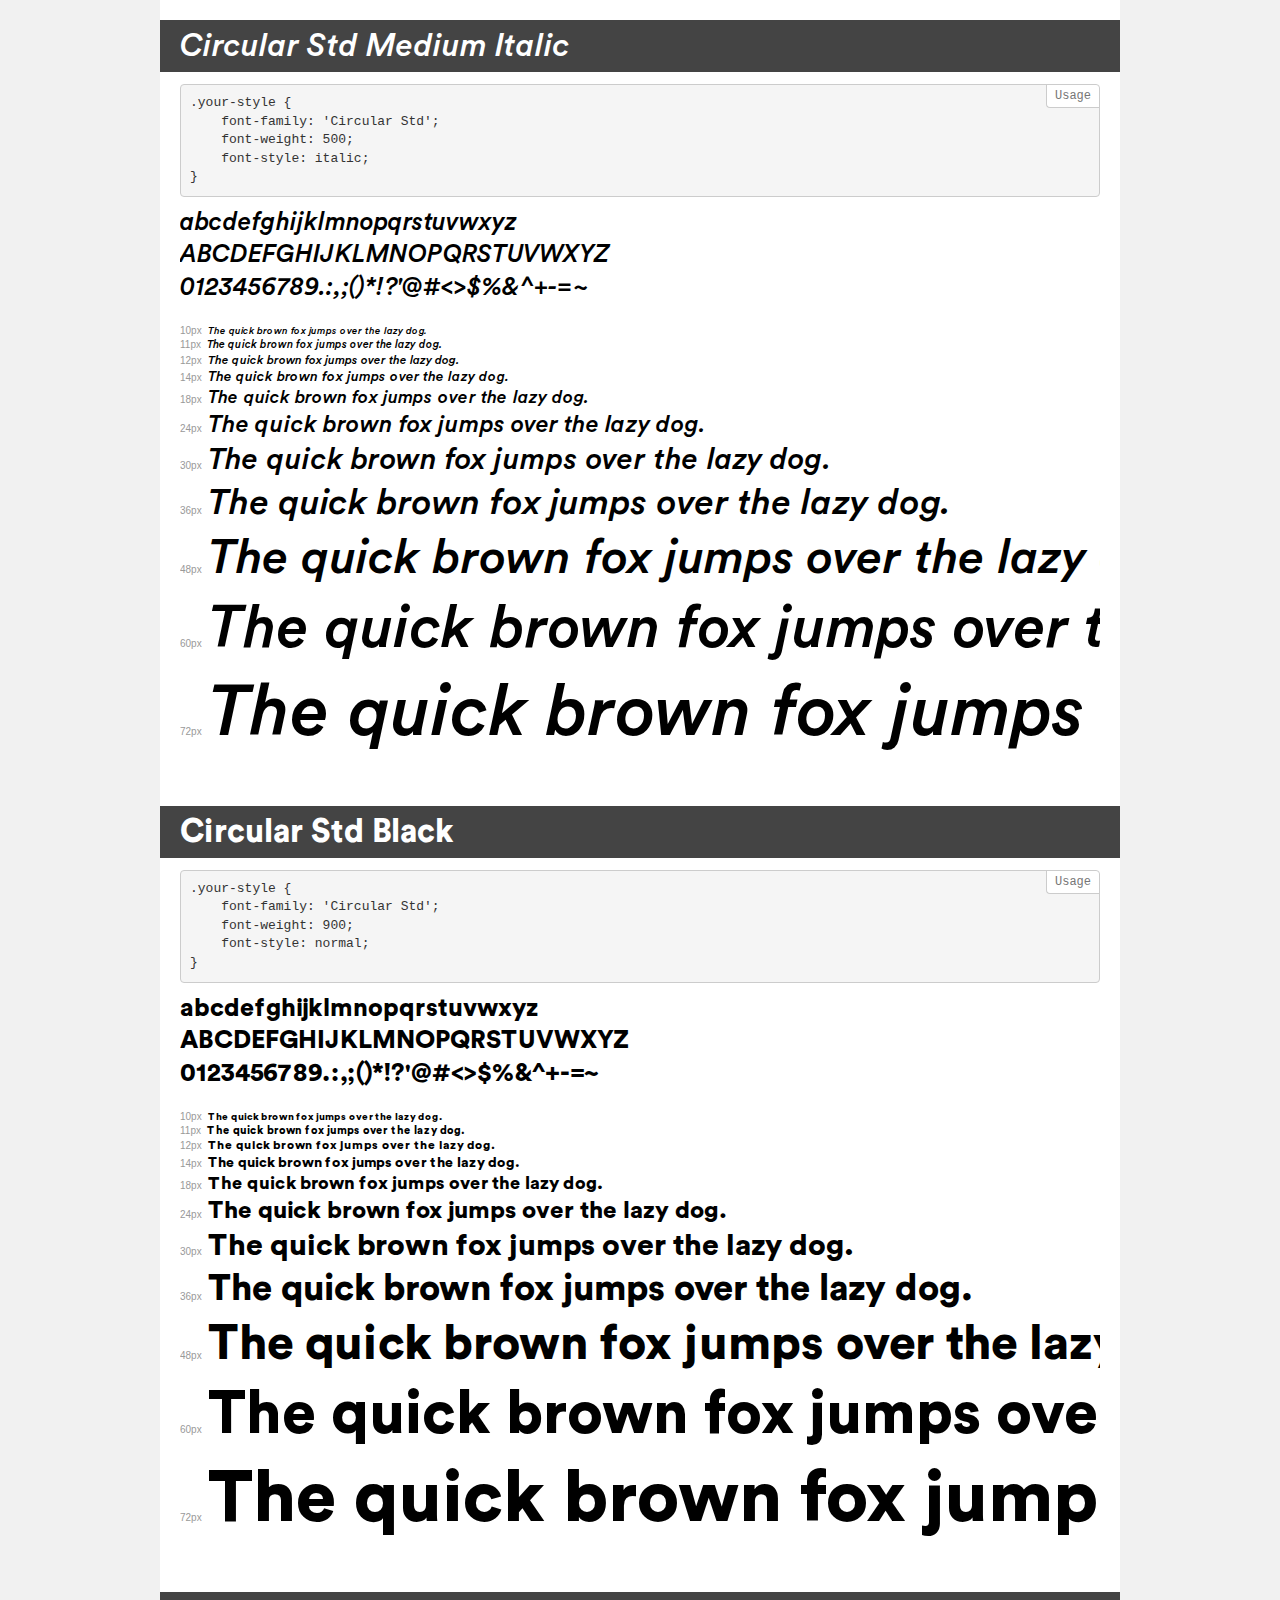
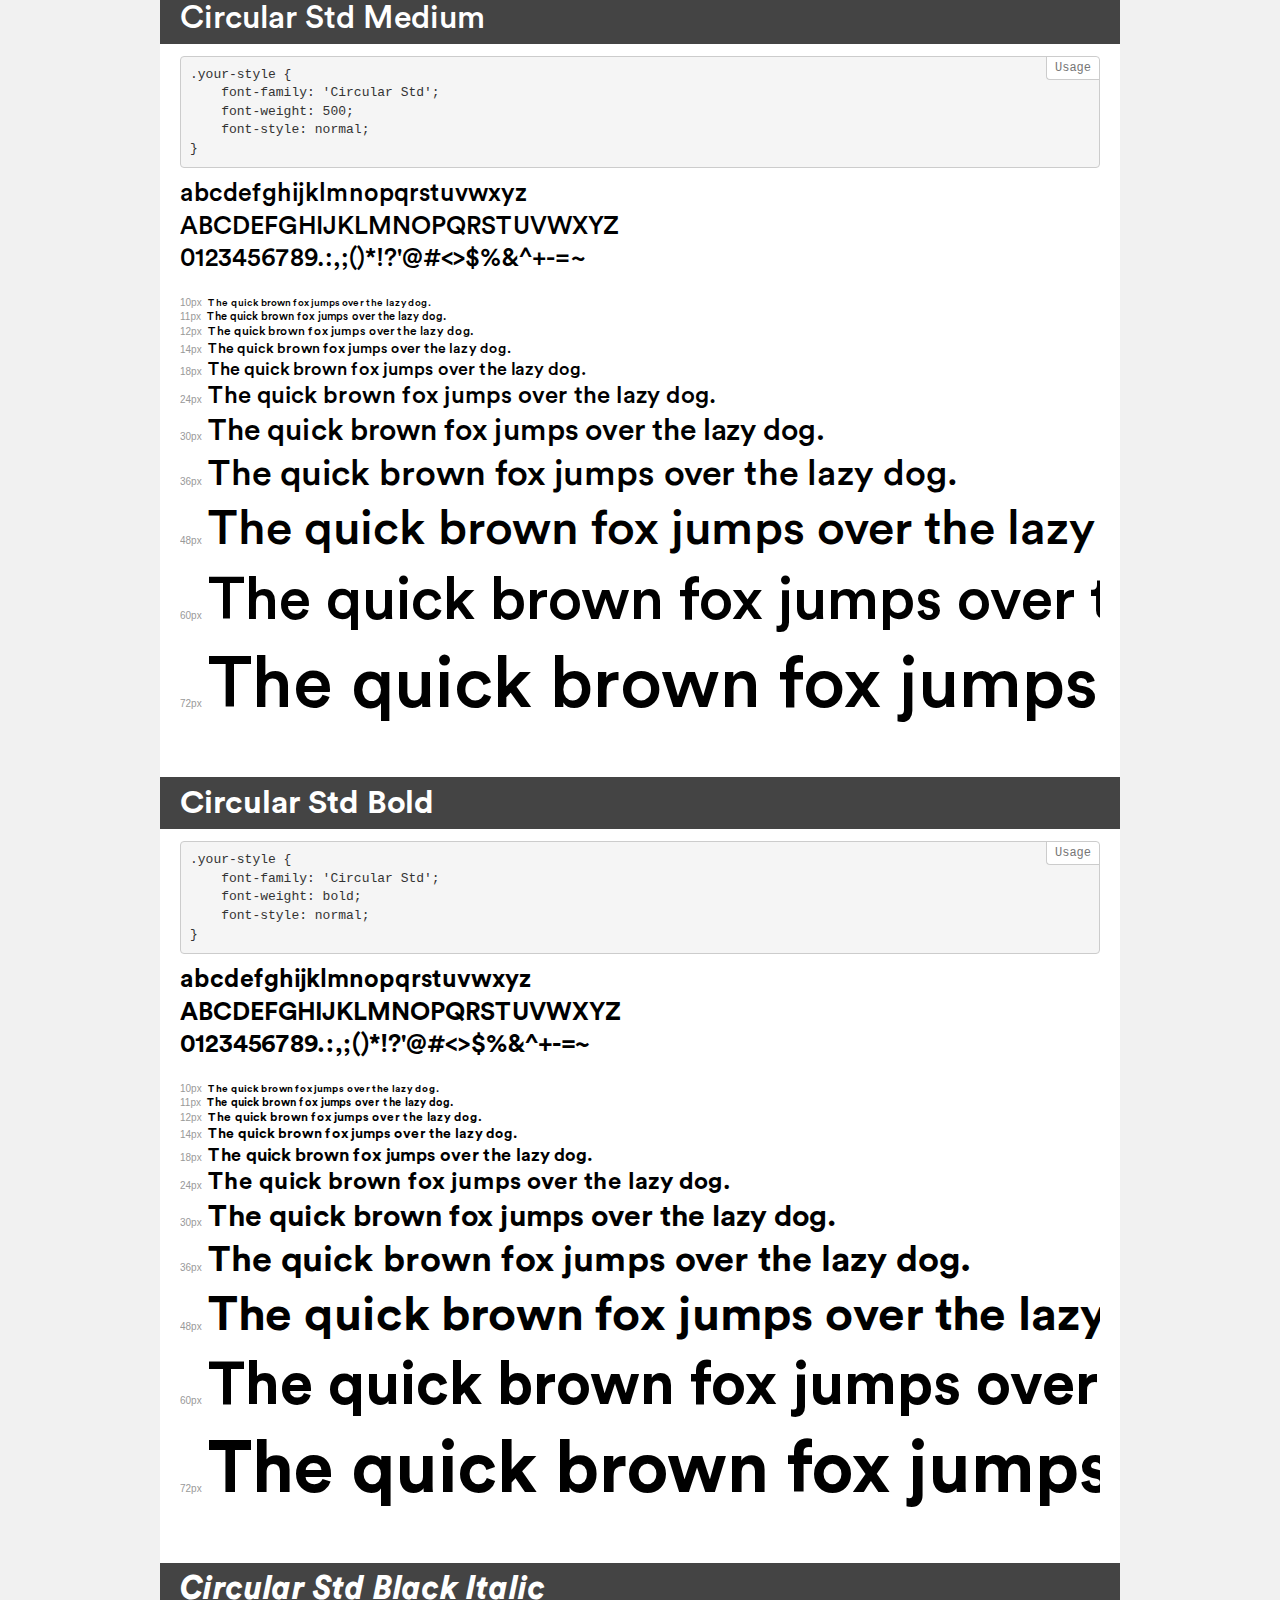
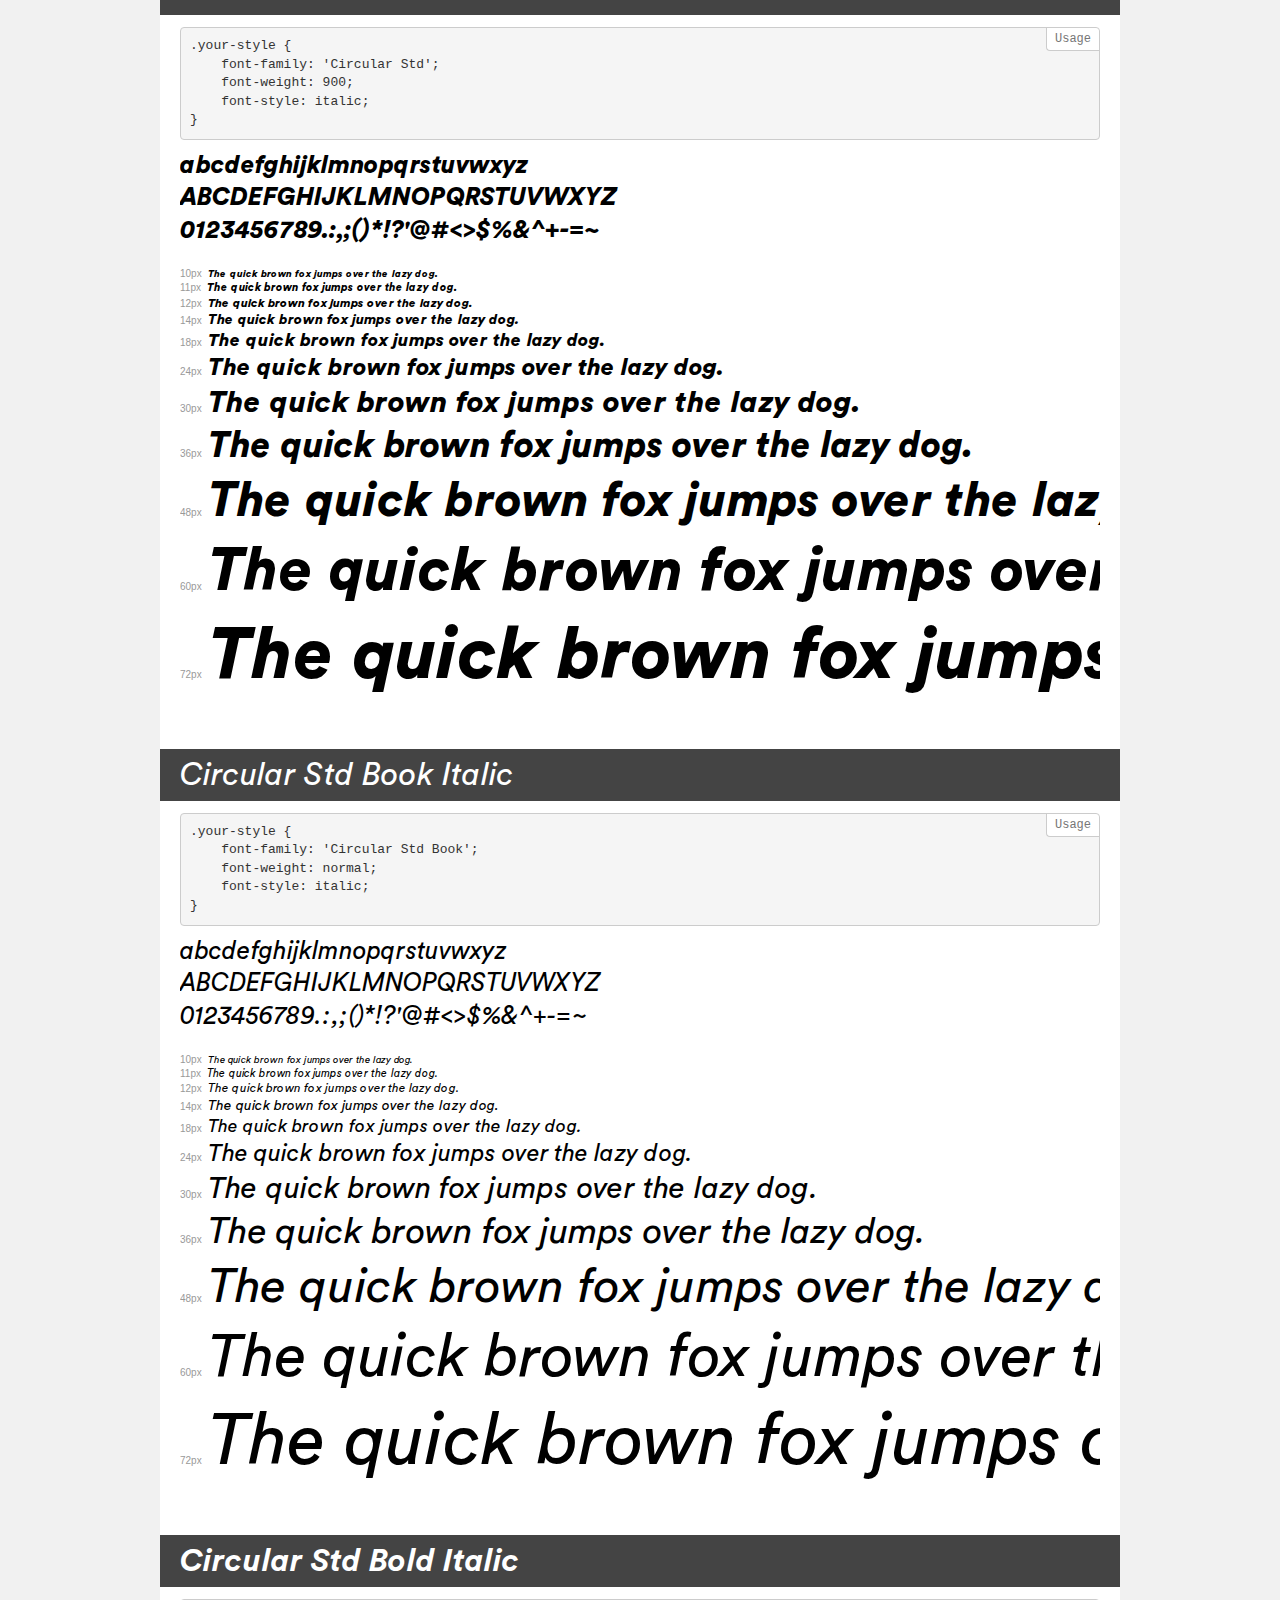
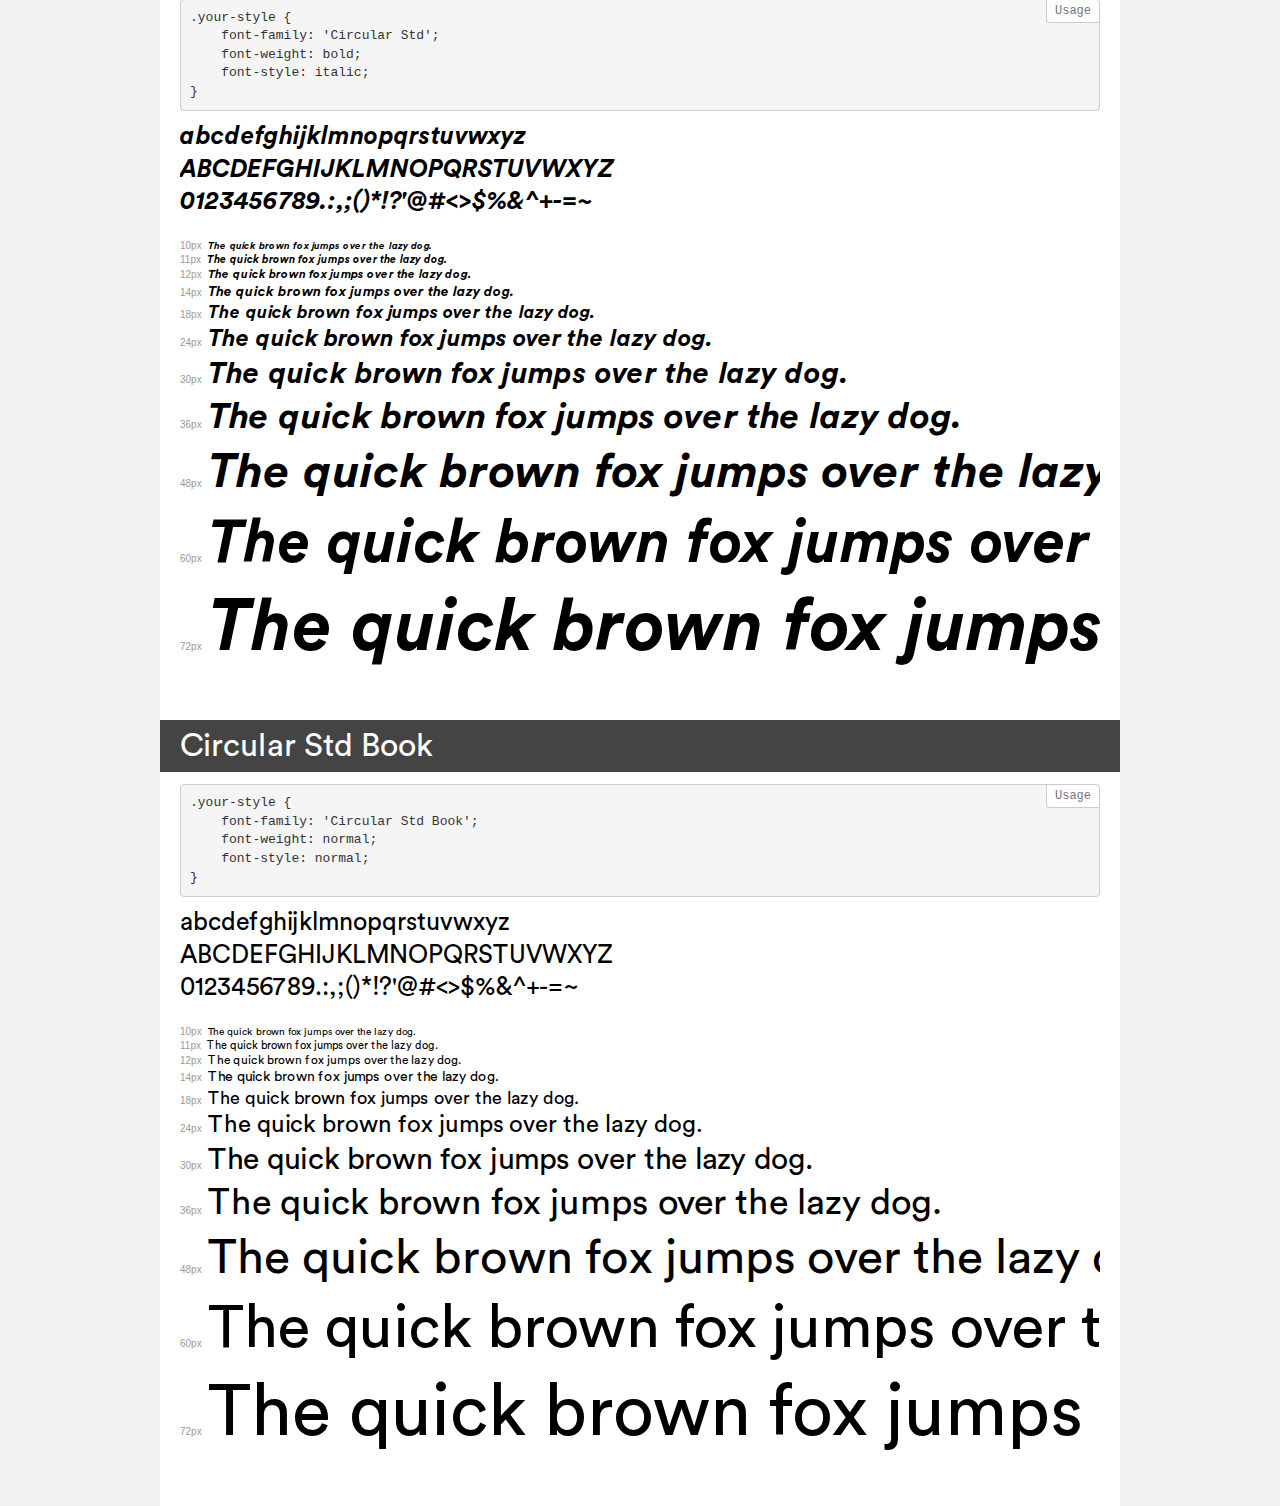
<file: media/fonts/font/demo.html>
<!DOCTYPE html>
<html>
<head>
    <meta charset="utf-8">
    <meta http-equiv="X-UA-Compatible" content="IE=edge">
    <meta name="viewport" content="width=device-width, initial-scale=1">
    <meta name="robots" content="noindex, noarchive">
    <meta name="format-detection" content="telephone=no">
    <title>Transfonter demo</title>
    <link href="stylesheet.css" rel="stylesheet">
    <style>
        /*
        http://meyerweb.com/eric/tools/css/reset/
        v2.0 | 20110126
        License: none (public domain)
        */
        html, body, div, span, applet, object, iframe,
        h1, h2, h3, h4, h5, h6, p, blockquote, pre,
        a, abbr, acronym, address, big, cite, code,
        del, dfn, em, img, ins, kbd, q, s, samp,
        small, strike, strong, sub, sup, tt, var,
        b, u, i, center,
        dl, dt, dd, ol, ul, li,
        fieldset, form, label, legend,
        table, caption, tbody, tfoot, thead, tr, th, td,
        article, aside, canvas, details, embed,
        figure, figcaption, footer, header, hgroup,
        menu, nav, output, ruby, section, summary,
        time, mark, audio, video {
            margin: 0;
            padding: 0;
            border: 0;
            font-size: 100%;
            font: inherit;
            vertical-align: baseline;
        }
        /* HTML5 display-role reset for older browsers */
        article, aside, details, figcaption, figure,
        footer, header, hgroup, menu, nav, section {
            display: block;
        }
        body {
            line-height: 1;
        }
        ol, ul {
            list-style: none;
        }
        blockquote, q {
            quotes: none;
        }
        blockquote:before, blockquote:after,
        q:before, q:after {
            content: '';
            content: none;
        }
        table {
            border-collapse: collapse;
            border-spacing: 0;
        }
        /* common styles */
        body {
            background: #f1f1f1;
            color: #000;
        }
        .page {
            background: #fff;
            width: 920px;
            margin: 0 auto;
            padding: 20px 20px 0 20px;
            overflow: hidden;
        }
        .font-container {
            overflow-x: auto;
            overflow-y: hidden;
            margin-bottom: 40px;
            line-height: 1.3;
            white-space: nowrap;
            padding-bottom: 5px;
        }
        h1 {
            position: relative;
            background: #444;
            font-size: 32px;
            color: #fff;
            padding: 10px 20px;
            margin: 0 -20px 12px -20px;
        }
        .letters {
            font-size: 25px;
            margin-bottom: 20px;
        }
        .s10:before {
            content: '10px';
        }
        .s11:before {
            content: '11px';
        }
        .s12:before {
            content: '12px';
        }
        .s14:before {
            content: '14px';
        }
        .s18:before {
            content: '18px';
        }
        .s24:before {
            content: '24px';
        }
        .s30:before {
            content: '30px';
        }
        .s36:before {
            content: '36px';
        }
        .s48:before {
            content: '48px';
        }
        .s60:before {
            content: '60px';
        }
        .s72:before {
            content: '72px';
        }
        .s10:before, .s11:before, .s12:before, .s14:before,
        .s18:before, .s24:before, .s30:before, .s36:before,
        .s48:before, .s60:before, .s72:before {
            font-family: Arial, sans-serif;
            font-size: 10px;
            font-weight: normal;
            font-style: normal;
            color: #999;
            padding-right: 6px;
        }
        pre {
            display: block;
            position: relative;
            padding: 9px;
            margin: 0 0 10px;
            font-family: Monaco, Menlo, Consolas, "Courier New", monospace !important;
            font-size: 13px;
            line-height: 1.428571429;
            color: #333;
            font-weight: normal !important;
            font-style: normal !important;
            background-color: #f5f5f5;
            border: 1px solid #ccc;
            overflow-x: auto;
            border-radius: 4px;
        }
        pre:after {
            display: block;
            position: absolute;
            right: 0;
            top: 0;
            content: 'Usage';
            line-height: 1;
            padding: 5px 8px;
            font-size: 12px;
            color: #767676;
            background-color: #fff;
            border: 1px solid #ccc;
            border-right: none;
            border-top: none;
            border-radius: 0 4px 0 4px;
            z-index: 10;
        }
        /* responsive */
        @media (max-width: 959px) {
            .page {
                width: auto;
                margin: 0;
            }
        }
    </style>
</head>
<body>
<div class="page">
    <div class="demo" style="font-family: 'Circular Std'; font-weight: 500; font-style: italic;">
        <h1>Circular Std Medium Italic</h1>
        <pre>.your-style {
    font-family: 'Circular Std';
    font-weight: 500;
    font-style: italic;
}</pre>
        <div class="font-container">
            <p class="letters">
                abcdefghijklmnopqrstuvwxyz<br>
ABCDEFGHIJKLMNOPQRSTUVWXYZ<br>
                0123456789.:,;()*!?'@#<>$%&^+-=~
            </p>
            <p class="s10" style="font-size: 10px;">The quick brown fox jumps over the lazy dog.</p>
            <p class="s11" style="font-size: 11px;">The quick brown fox jumps over the lazy dog.</p>
            <p class="s12" style="font-size: 12px;">The quick brown fox jumps over the lazy dog.</p>
            <p class="s14" style="font-size: 14px;">The quick brown fox jumps over the lazy dog.</p>
            <p class="s18" style="font-size: 18px;">The quick brown fox jumps over the lazy dog.</p>
            <p class="s24" style="font-size: 24px;">The quick brown fox jumps over the lazy dog.</p>
            <p class="s30" style="font-size: 30px;">The quick brown fox jumps over the lazy dog.</p>
            <p class="s36" style="font-size: 36px;">The quick brown fox jumps over the lazy dog.</p>
            <p class="s48" style="font-size: 48px;">The quick brown fox jumps over the lazy dog.</p>
            <p class="s60" style="font-size: 60px;">The quick brown fox jumps over the lazy dog.</p>
            <p class="s72" style="font-size: 72px;">The quick brown fox jumps over the lazy dog.</p>
        </div>
    </div>
    <div class="demo" style="font-family: 'Circular Std'; font-weight: 900; font-style: normal;">
        <h1>Circular Std Black</h1>
        <pre>.your-style {
    font-family: 'Circular Std';
    font-weight: 900;
    font-style: normal;
}</pre>
        <div class="font-container">
            <p class="letters">
                abcdefghijklmnopqrstuvwxyz<br>
ABCDEFGHIJKLMNOPQRSTUVWXYZ<br>
                0123456789.:,;()*!?'@#<>$%&^+-=~
            </p>
            <p class="s10" style="font-size: 10px;">The quick brown fox jumps over the lazy dog.</p>
            <p class="s11" style="font-size: 11px;">The quick brown fox jumps over the lazy dog.</p>
            <p class="s12" style="font-size: 12px;">The quick brown fox jumps over the lazy dog.</p>
            <p class="s14" style="font-size: 14px;">The quick brown fox jumps over the lazy dog.</p>
            <p class="s18" style="font-size: 18px;">The quick brown fox jumps over the lazy dog.</p>
            <p class="s24" style="font-size: 24px;">The quick brown fox jumps over the lazy dog.</p>
            <p class="s30" style="font-size: 30px;">The quick brown fox jumps over the lazy dog.</p>
            <p class="s36" style="font-size: 36px;">The quick brown fox jumps over the lazy dog.</p>
            <p class="s48" style="font-size: 48px;">The quick brown fox jumps over the lazy dog.</p>
            <p class="s60" style="font-size: 60px;">The quick brown fox jumps over the lazy dog.</p>
            <p class="s72" style="font-size: 72px;">The quick brown fox jumps over the lazy dog.</p>
        </div>
    </div>
    <div class="demo" style="font-family: 'Circular Std'; font-weight: 500; font-style: normal;">
        <h1>Circular Std Medium</h1>
        <pre>.your-style {
    font-family: 'Circular Std';
    font-weight: 500;
    font-style: normal;
}</pre>
        <div class="font-container">
            <p class="letters">
                abcdefghijklmnopqrstuvwxyz<br>
ABCDEFGHIJKLMNOPQRSTUVWXYZ<br>
                0123456789.:,;()*!?'@#<>$%&^+-=~
            </p>
            <p class="s10" style="font-size: 10px;">The quick brown fox jumps over the lazy dog.</p>
            <p class="s11" style="font-size: 11px;">The quick brown fox jumps over the lazy dog.</p>
            <p class="s12" style="font-size: 12px;">The quick brown fox jumps over the lazy dog.</p>
            <p class="s14" style="font-size: 14px;">The quick brown fox jumps over the lazy dog.</p>
            <p class="s18" style="font-size: 18px;">The quick brown fox jumps over the lazy dog.</p>
            <p class="s24" style="font-size: 24px;">The quick brown fox jumps over the lazy dog.</p>
            <p class="s30" style="font-size: 30px;">The quick brown fox jumps over the lazy dog.</p>
            <p class="s36" style="font-size: 36px;">The quick brown fox jumps over the lazy dog.</p>
            <p class="s48" style="font-size: 48px;">The quick brown fox jumps over the lazy dog.</p>
            <p class="s60" style="font-size: 60px;">The quick brown fox jumps over the lazy dog.</p>
            <p class="s72" style="font-size: 72px;">The quick brown fox jumps over the lazy dog.</p>
        </div>
    </div>
    <div class="demo" style="font-family: 'Circular Std'; font-weight: bold; font-style: normal;">
        <h1>Circular Std Bold</h1>
        <pre>.your-style {
    font-family: 'Circular Std';
    font-weight: bold;
    font-style: normal;
}</pre>
        <div class="font-container">
            <p class="letters">
                abcdefghijklmnopqrstuvwxyz<br>
ABCDEFGHIJKLMNOPQRSTUVWXYZ<br>
                0123456789.:,;()*!?'@#<>$%&^+-=~
            </p>
            <p class="s10" style="font-size: 10px;">The quick brown fox jumps over the lazy dog.</p>
            <p class="s11" style="font-size: 11px;">The quick brown fox jumps over the lazy dog.</p>
            <p class="s12" style="font-size: 12px;">The quick brown fox jumps over the lazy dog.</p>
            <p class="s14" style="font-size: 14px;">The quick brown fox jumps over the lazy dog.</p>
            <p class="s18" style="font-size: 18px;">The quick brown fox jumps over the lazy dog.</p>
            <p class="s24" style="font-size: 24px;">The quick brown fox jumps over the lazy dog.</p>
            <p class="s30" style="font-size: 30px;">The quick brown fox jumps over the lazy dog.</p>
            <p class="s36" style="font-size: 36px;">The quick brown fox jumps over the lazy dog.</p>
            <p class="s48" style="font-size: 48px;">The quick brown fox jumps over the lazy dog.</p>
            <p class="s60" style="font-size: 60px;">The quick brown fox jumps over the lazy dog.</p>
            <p class="s72" style="font-size: 72px;">The quick brown fox jumps over the lazy dog.</p>
        </div>
    </div>
    <div class="demo" style="font-family: 'Circular Std'; font-weight: 900; font-style: italic;">
        <h1>Circular Std Black Italic</h1>
        <pre>.your-style {
    font-family: 'Circular Std';
    font-weight: 900;
    font-style: italic;
}</pre>
        <div class="font-container">
            <p class="letters">
                abcdefghijklmnopqrstuvwxyz<br>
ABCDEFGHIJKLMNOPQRSTUVWXYZ<br>
                0123456789.:,;()*!?'@#<>$%&^+-=~
            </p>
            <p class="s10" style="font-size: 10px;">The quick brown fox jumps over the lazy dog.</p>
            <p class="s11" style="font-size: 11px;">The quick brown fox jumps over the lazy dog.</p>
            <p class="s12" style="font-size: 12px;">The quick brown fox jumps over the lazy dog.</p>
            <p class="s14" style="font-size: 14px;">The quick brown fox jumps over the lazy dog.</p>
            <p class="s18" style="font-size: 18px;">The quick brown fox jumps over the lazy dog.</p>
            <p class="s24" style="font-size: 24px;">The quick brown fox jumps over the lazy dog.</p>
            <p class="s30" style="font-size: 30px;">The quick brown fox jumps over the lazy dog.</p>
            <p class="s36" style="font-size: 36px;">The quick brown fox jumps over the lazy dog.</p>
            <p class="s48" style="font-size: 48px;">The quick brown fox jumps over the lazy dog.</p>
            <p class="s60" style="font-size: 60px;">The quick brown fox jumps over the lazy dog.</p>
            <p class="s72" style="font-size: 72px;">The quick brown fox jumps over the lazy dog.</p>
        </div>
    </div>
    <div class="demo" style="font-family: 'Circular Std Book'; font-weight: normal; font-style: italic;">
        <h1>Circular Std Book Italic</h1>
        <pre>.your-style {
    font-family: 'Circular Std Book';
    font-weight: normal;
    font-style: italic;
}</pre>
        <div class="font-container">
            <p class="letters">
                abcdefghijklmnopqrstuvwxyz<br>
ABCDEFGHIJKLMNOPQRSTUVWXYZ<br>
                0123456789.:,;()*!?'@#<>$%&^+-=~
            </p>
            <p class="s10" style="font-size: 10px;">The quick brown fox jumps over the lazy dog.</p>
            <p class="s11" style="font-size: 11px;">The quick brown fox jumps over the lazy dog.</p>
            <p class="s12" style="font-size: 12px;">The quick brown fox jumps over the lazy dog.</p>
            <p class="s14" style="font-size: 14px;">The quick brown fox jumps over the lazy dog.</p>
            <p class="s18" style="font-size: 18px;">The quick brown fox jumps over the lazy dog.</p>
            <p class="s24" style="font-size: 24px;">The quick brown fox jumps over the lazy dog.</p>
            <p class="s30" style="font-size: 30px;">The quick brown fox jumps over the lazy dog.</p>
            <p class="s36" style="font-size: 36px;">The quick brown fox jumps over the lazy dog.</p>
            <p class="s48" style="font-size: 48px;">The quick brown fox jumps over the lazy dog.</p>
            <p class="s60" style="font-size: 60px;">The quick brown fox jumps over the lazy dog.</p>
            <p class="s72" style="font-size: 72px;">The quick brown fox jumps over the lazy dog.</p>
        </div>
    </div>
    <div class="demo" style="font-family: 'Circular Std'; font-weight: bold; font-style: italic;">
        <h1>Circular Std Bold Italic</h1>
        <pre>.your-style {
    font-family: 'Circular Std';
    font-weight: bold;
    font-style: italic;
}</pre>
        <div class="font-container">
            <p class="letters">
                abcdefghijklmnopqrstuvwxyz<br>
ABCDEFGHIJKLMNOPQRSTUVWXYZ<br>
                0123456789.:,;()*!?'@#<>$%&^+-=~
            </p>
            <p class="s10" style="font-size: 10px;">The quick brown fox jumps over the lazy dog.</p>
            <p class="s11" style="font-size: 11px;">The quick brown fox jumps over the lazy dog.</p>
            <p class="s12" style="font-size: 12px;">The quick brown fox jumps over the lazy dog.</p>
            <p class="s14" style="font-size: 14px;">The quick brown fox jumps over the lazy dog.</p>
            <p class="s18" style="font-size: 18px;">The quick brown fox jumps over the lazy dog.</p>
            <p class="s24" style="font-size: 24px;">The quick brown fox jumps over the lazy dog.</p>
            <p class="s30" style="font-size: 30px;">The quick brown fox jumps over the lazy dog.</p>
            <p class="s36" style="font-size: 36px;">The quick brown fox jumps over the lazy dog.</p>
            <p class="s48" style="font-size: 48px;">The quick brown fox jumps over the lazy dog.</p>
            <p class="s60" style="font-size: 60px;">The quick brown fox jumps over the lazy dog.</p>
            <p class="s72" style="font-size: 72px;">The quick brown fox jumps over the lazy dog.</p>
        </div>
    </div>
    <div class="demo" style="font-family: 'Circular Std Book'; font-weight: normal; font-style: normal;">
        <h1>Circular Std Book</h1>
        <pre>.your-style {
    font-family: 'Circular Std Book';
    font-weight: normal;
    font-style: normal;
}</pre>
        <div class="font-container">
            <p class="letters">
                abcdefghijklmnopqrstuvwxyz<br>
ABCDEFGHIJKLMNOPQRSTUVWXYZ<br>
                0123456789.:,;()*!?'@#<>$%&^+-=~
            </p>
            <p class="s10" style="font-size: 10px;">The quick brown fox jumps over the lazy dog.</p>
            <p class="s11" style="font-size: 11px;">The quick brown fox jumps over the lazy dog.</p>
            <p class="s12" style="font-size: 12px;">The quick brown fox jumps over the lazy dog.</p>
            <p class="s14" style="font-size: 14px;">The quick brown fox jumps over the lazy dog.</p>
            <p class="s18" style="font-size: 18px;">The quick brown fox jumps over the lazy dog.</p>
            <p class="s24" style="font-size: 24px;">The quick brown fox jumps over the lazy dog.</p>
            <p class="s30" style="font-size: 30px;">The quick brown fox jumps over the lazy dog.</p>
            <p class="s36" style="font-size: 36px;">The quick brown fox jumps over the lazy dog.</p>
            <p class="s48" style="font-size: 48px;">The quick brown fox jumps over the lazy dog.</p>
            <p class="s60" style="font-size: 60px;">The quick brown fox jumps over the lazy dog.</p>
            <p class="s72" style="font-size: 72px;">The quick brown fox jumps over the lazy dog.</p>
        </div>
    </div>
</div>
</body>
</html>
</file>
<file: src/views/style/index.css>
html,
body {
    width: 100%;
    height: 100%;
    padding: 0;
    margin: 0;
    background-image: url("../../../media/pictures/Las\ tres\ adolescencias.jpg");
    background-size: cover;
}

a {
    border: none;
    text-decoration: none;
}

button:focus {
    outline: none;
    cursor: pointer;
}

@keyframes bgslow1s {
    from {
        background-color: #000;
    }
    to {
        background-color: #77a8a8;
    }
}

@keyframes bgslow1s5 {
    from {
        background-color: #000;
    }
    to {
        background-color: #80ced6;
    }
}

@keyframes bgslow2s {
    from {
        background-color: #000;
    }
    to {
        background-color: #f18973;
    }
}

@keyframes bgslow2s5 {
    from {
        background-color: #000;
    }
    to {
        background-color: #eea29a;
    }
}

@keyframes bgslow3s {
    from {
        background-color: #000;
    }
    to {
        background-color: #82b74b;
    }
}

@keyframes bgslow3s5 {
    from {
        background-color: #000;
    }
    to {
        background-color: #b5e7a0;
    }
}

@media only screen and (min-width: 750px) {
    .hamburger {
        position: absolute;
        background-color: transparent;
        right: 55px;
        top: 50px;
        height: 30px;
        width: 30px;
        -webkit-transform: translate3d(0, 0, 0);
        transform: translate3d(0, 0, 0);
        -webkit-transition: -webkit-transform 0.25s cubic-bezier(0.05, 1.04, 0.72, 0.98);
        transition: transform 0.25s cubic-bezier(0.05, 1.04, 0.72, 0.98);
        z-index: 1002;
        cursor: pointer;
        -webkit-user-select: none;
        -moz-user-select: none;
        -ms-user-select: none;
        user-select: none;
    }
    .hamburger.is-active {
        background-color: none;
    }
    ._layer {
        background: #fff;
        margin-bottom: 5px;
        border-radius: 0;
        width: 28px;
        height: 3px;
        opacity: 1;
        -webkit-transform: translate3d(0, 0, 0);
        transform: translate3d(0, 0, 0);
        -webkit-transition: all 0.25s cubic-bezier(0.05, 1.04, 0.72, 0.98);
        transition: all 0.25s cubic-bezier(0.05, 1.04, 0.72, 0.98);
    }
    .hamburger.is-active ._layer {
        margin-bottom: 3px;
        height: 3px;
    }
    .hamburger:hover .-top {
        -webkit-transform: translateY(-100%);
        -ms-transform: translateY(-100%);
        transform: translateY(-100%);
    }
    .hamburger:hover .-bottom {
        -webkit-transform: translateY(100%);
        -ms-transform: translateY(100%);
        transform: translateY(100%);
    }
    .hamburger.is-active .-top {
        -webkit-transform: translateY(200%) rotate(45deg) !important;
        -ms-transform: translateY(200%) rotate(45deg) !important;
        transform: translateY(200%) rotate(45deg) !important;
        background-color: #fff;
    }
    .hamburger.is-active .-mid {
        opacity: 0;
    }
    .hamburger.is-active .-bottom {
        -webkit-transform: translateY(-200%) rotate(135deg) !important;
        -ms-transform: translateY(-200%) rotate(135deg) !important;
        transform: translateY(-200%) rotate(135deg) !important;
        background-color: #fff;
    }
    .menu {
        z-index: 1001;
        display: none;
        position: fixed;
        left: 0;
        top: 0;
        width: 100% !important;
        height: 100% !important;
        background: transparent;
        padding: 0;
        margin: 0;
        color: #fff;
    }
    .menu-active {
        z-index: 1001;
        display: block;
        width: 100% !important;
        height: 100% !important;
        background: transparent;
        padding: 0;
        margin: 0;
    }
    .menu-btn {
        z-index: 1001;
        padding: 20% 20px 30% 7%;
    }
    .rw {
        width: 99.8%;
        height: 100%;
        display: grid;
        background-color: transparent;
        grid-template-columns: repeat(6, 16.67%);
    }
    .btn-active1s {
        animation-name: bgslow1s;
        animation-delay: 0.2s;
        animation-duration: 1s;
    }
    .btn-active1s5 {
        animation-name: bgslow1s5;
        animation-delay: 0.4s;
        animation-duration: 1s;
    }
    .btn-active2s {
        animation-name: bgslow2s;
        animation-delay: 0.6s;
        animation-duration: 1s;
    }
    .btn-active2s5 {
        animation-name: bgslow2s5;
        animation-delay: 0.8s;
        animation-duration: 1s;
    }
    .btn-active3s {
        animation-name: bgslow3s;
        animation-delay: 1s;
        animation-duration: 1s;
    }
    .btn-active3s5 {
        animation-name: bgslow3s5;
        animation-delay: 1.2s;
        animation-duration: 1s;
    }
    .menu-btn-text {
        color: #fff;
        background-color: transparent;
        border: none;
        font-size: 30px;
        font-weight: bold;
        width: 100%;
        height: 100%;
    }
    /*cont*/
    .cont {
        position: fixed;
        left: 0;
        top: 0;
        width: 100%;
        height: 100%;
        background-color: transparent;
        display: grid;
        z-index: 1000;
        grid-template-columns: 8% 84% 8%;
    }
    .banner {
        margin: auto;
        width: 100%;
        height: auto;
        display: grid;
        grid-auto-rows: 35px;
    }
    .disp1 {
        height: 100%;
        width: 100%;
        padding: 10%;
    }
    .rw2 {
        width: 40%;
        height: 0px;
        border: transparent;
        border-top: 5px solid #fff;
        background: transparent;
    }
    .rw2:hover {
        width: 50%;
    }
    .checkout {
        display: grid;
        grid-template-rows: 20% 60% 20%;
    }
    .title {
        width: 100%;
        height: 100%;
        width: 100%;
        margin: 0;
        padding-bottom: 30px;
    }
    .misu {
        font-size: 60px;
        color: #fff;
        font-weight: bold;
        font-family: crick;
        text-align: center;
    }
    .slider {
        background-color: transparent;
        display: grid;
        padding-top: 30px;
        grid-template-rows: 40% 20% 20%;
    }
    .principal {
        margin: auto;
        font-size: 60px;
        height: 100%;
        background-color: transparent;
        color: #fff;
        font-weight: bold;
        text-align: center;
        text-shadow: black 0.1em 0.1em 0.2em;
        font-family: crick;
    }
    @keyframes door {
        0% {
            width: 90%;
            background: #fff;
            color: transparent;
            text-shadow: none;
            float: left;
        }
        33% {
            width: 0;
            background: #fff;
            color: transparent;
            text-shadow: none;
            float: left;
        }
        66% {
            width: 90%;
            background: #fff;
            color: transparent;
            text-shadow: none;
            float: right;
        }
        100% {
            width: 0;
            background: #fff;
            color: transparent;
            text-shadow: none;
            float: right;
        }
    }
    .door-anim {
        animation-name: door;
        animation-duration: 2s;
    }
    .princ-door {
        background: transparent;
        height: 60%;
    }
    .titulo {
        background-color: transparent;
        width: 100%;
        height: 100% !important;
        padding: auto;
        height: 30px;
    }
    .misu-title {
        font-size: 40px;
        color: #fff;
        font-weight: bold;
        font-family: crick;
        text-align: center;
        width: 100%;
    }
    .view-title {
        font-size: 25px;
        color: #fff;
        font-weight: bold;
        font-family: 'Gill Sans', 'Gill Sans MT', Calibri, 'Trebuchet MS', sans-serif;
        text-align: center;
        animation-name: text-reduce;
        animation-duration: 0.2s;
    }
    .view-title:hover {
        animation-duration: 0.2s;
        animation-name: text-expand;
        font-size: 30px;
    }
    a {
        text-decoration: none !important;
    }
    @keyframes text-expand {
        from {
            font-size: 25px;
        }
        to {
            font-size: 30px;
        }
    }
    @keyframes text-reduce {
        from {
            font-size: 30px;
        }
        to {
            font-size: 25px;
        }
    }
    .direct {
        width: 100%;
        height: 100%;
    }
    .gogift {
        border: none;
        width: 30%;
        font-family: 'Gill Sans', 'Gill Sans MT', Calibri, 'Trebuchet MS', sans-serif;
        font-weight: italic;
        font-size: 25px;
        background-color: #fff;
        color: #000;
        transition: 0.4s;
    }
    .gogift:hover {
        width: 40%;
    }
    .check {
        background-color: transparent;
    }
}

.menu-btn {
    border: 1px solid #000;
}


/*
*
*
*
*
*
*
* MOVILE ZONE
*
*
*
*/

@media (max-width: 750px) {
    .hamburger {
        position: absolute;
        background-color: transparent;
        left: 15px;
        top: 15px;
        height: 30px;
        width: 30px;
        -webkit-transform: translate3d(0, 0, 0);
        transform: translate3d(0, 0, 0);
        -webkit-transition: -webkit-transform 0.25s cubic-bezier(0.05, 1.04, 0.72, 0.98);
        transition: transform 0.25s cubic-bezier(0.05, 1.04, 0.72, 0.98);
        z-index: 1002;
        cursor: pointer;
        -webkit-user-select: none;
        -moz-user-select: none;
        -ms-user-select: none;
        user-select: none;
    }
    .hamburger.is-active {
        background-color: none;
    }
    ._layer {
        background: #fff;
        margin-bottom: 5px;
        border-radius: 0;
        width: 28px;
        height: 3px;
        opacity: 1;
        -webkit-transform: translate3d(0, 0, 0);
        transform: translate3d(0, 0, 0);
        -webkit-transition: all 0.25s cubic-bezier(0.05, 1.04, 0.72, 0.98);
        transition: all 0.25s cubic-bezier(0.05, 1.04, 0.72, 0.98);
    }
    .hamburger.is-active ._layer {
        margin-bottom: 3px;
        height: 3px;
    }
    .hamburger:hover .-top {
        -webkit-transform: translateY(-100%);
        -ms-transform: translateY(-100%);
        transform: translateY(-100%);
    }
    .hamburger:hover .-bottom {
        -webkit-transform: translateY(100%);
        -ms-transform: translateY(100%);
        transform: translateY(100%);
    }
    .hamburger.is-active .-top {
        -webkit-transform: translateY(200%) rotate(45deg) !important;
        -ms-transform: translateY(200%) rotate(45deg) !important;
        transform: translateY(200%) rotate(45deg) !important;
        background-color: #fff;
    }
    .hamburger.is-active .-mid {
        opacity: 0;
    }
    .hamburger.is-active .-bottom {
        -webkit-transform: translateY(-200%) rotate(135deg) !important;
        -ms-transform: translateY(-200%) rotate(135deg) !important;
        transform: translateY(-200%) rotate(135deg) !important;
        background-color: #fff;
    }
    .menu {
        z-index: 1001;
        display: none;
        position: fixed;
        left: 0;
        top: 0;
        width: 100% !important;
        height: 100% !important;
        background: transparent;
        padding: 0;
        margin: 0;
        color: #fff;
    }
    .menu-active {
        z-index: 1001;
        display: block;
        width: 100% !important;
        height: 100% !important;
        background: transparent;
        padding: 0;
        margin: 0;
    }
    .menu-btn {
        z-index: 1001;
        width: 100%;
        height: 100%;
    }
    .rw {
        width: 99.8%;
        height: 100%;
        display: grid;
        background-color: transparent;
        grid-template-rows: repeat(6, 16.67%);
    }
    .btn-active1s {
        animation-name: bgslow1s;
        animation-delay: 0.2s;
        animation-duration: 1s;
    }
    .btn-active1s5 {
        animation-name: bgslow1s5;
        animation-delay: 0.4s;
        animation-duration: 1s;
    }
    .btn-active2s {
        animation-name: bgslow2s;
        animation-delay: 0.6s;
        animation-duration: 1s;
    }
    .btn-active2s5 {
        animation-name: bgslow2s5;
        animation-delay: 0.8s;
        animation-duration: 1s;
    }
    .btn-active3s {
        animation-name: bgslow3s;
        animation-delay: 1s;
        animation-duration: 1s;
    }
    .btn-active3s5 {
        animation-name: bgslow3s5;
        animation-delay: 1.2s;
        animation-duration: 1s;
    }
    .menu-btn-text {
        color: #fff;
        background-color: transparent;
        border: none;
        font-size: 30px;
        font-weight: bold;
        width: 100%;
        height: 100%;
    }
    /*cont*/
    .cont {
        position: fixed;
        left: 0;
        top: 0;
        width: 100%;
        height: 100%;
        background-color: transparent;
        display: grid;
        z-index: 1000;
        grid-template-columns: 16% 68% 16%;
    }
    .banner {
        margin: auto;
        width: 100%;
        height: auto;
        display: grid;
        grid-auto-rows: 35px;
    }
    .disp1 {
        display: none;
        height: 100%;
        width: 100%;
        padding: 10%;
    }
    .rw2 {
        width: 40%;
        height: 0px;
        border: transparent;
        border-top: 5px solid #fff;
        background: transparent;
    }
    .rw2:hover {
        width: 50%;
    }
    .checkout {
        display: grid;
        grid-template-rows: 20% 60% 20%;
    }
    .title {
        width: 100%;
        height: 100%;
        width: 100%;
        margin: 0;
        padding-bottom: 30px;
    }
    .misu {
        padding-top: 30px;
        font-size: 40px;
        color: #fff;
        font-weight: bold;
        font-family: crick;
        text-align: center;
    }
    .slider {
        background-color: transparent;
        display: grid;
        padding-top: 30px;
        grid-template-rows: 40% 20% 20%;
    }
    .principal {
        margin: auto;
        font-size: 60px;
        height: 100%;
        background-color: transparent;
        color: #fff;
        font-weight: bold;
        text-align: center;
        text-shadow: black 0.1em 0.1em 0.2em;
        font-family: crick;
    }
    @keyframes door {
        0% {
            width: 90%;
            background: #fff;
            color: transparent;
            text-shadow: none;
            float: left;
        }
        33% {
            width: 0;
            background: #fff;
            color: transparent;
            text-shadow: none;
            float: left;
        }
        66% {
            width: 90%;
            background: #fff;
            color: transparent;
            text-shadow: none;
            float: right;
        }
        100% {
            width: 0;
            background: #fff;
            color: transparent;
            text-shadow: none;
            float: right;
        }
    }
    .door-anim {
        animation-name: door;
        animation-duration: 2s;
    }
    .princ-door {
        background: transparent;
        height: 60%;
    }
    .titulo {
        background-color: transparent;
        width: 100%;
        height: 100% !important;
        padding: auto;
        height: 30px;
    }
    .misu-title {
        font-size: 40px;
        color: #fff;
        font-weight: bold;
        font-family: crick;
        text-align: center;
        width: 100%;
    }
    .view-title {
        font-size: 25px;
        color: #fff;
        font-weight: bold;
        font-family: 'Gill Sans', 'Gill Sans MT', Calibri, 'Trebuchet MS', sans-serif;
        text-align: center;
        animation-name: text-reduce;
        animation-duration: 0.2s;
    }
    .view-title:hover {
        animation-duration: 0.2s;
        animation-name: text-expand;
        font-size: 30px;
    }
    a {
        text-decoration: none !important;
    }
    @keyframes text-expand {
        from {
            font-size: 25px;
        }
        to {
            font-size: 30px;
        }
    }
    @keyframes text-reduce {
        from {
            font-size: 30px;
        }
        to {
            font-size: 25px;
        }
    }
    .direct {
        width: 100%;
        height: 100%;
    }
    .gogift {
        border: none;
        width: 60%;
        font-family: 'Gill Sans', 'Gill Sans MT', Calibri, 'Trebuchet MS', sans-serif;
        font-weight: italic;
        font-size: 25px;
        background-color: #fff;
        color: #000;
        transition: 0.4s;
    }
    .gogift:hover {
        width: 70%;
    }
    .check {
        background-color: transparent;
    }
}
</file>
<file: src/views/style/fonts.css>
@font-face {
    src: url("../../../media/fonts/crickhollow/Crickhollow\ Demo.ttf");
    font-family: crick;
}

@font-face {
    font-family: Circular;
    src: url("../../../media/fonts/font/CircularStd-Black.ttf");
}
</file>
<file: src/views/style/projects.css>
html,
body {
    width: 100%;
    height: auto;
    padding: 0;
    margin: 0;
    background-color: #fff;
    background-size: cover;
}

a {
    border: none;
    text-decoration: none;
}

button:focus {
    outline: none;
    cursor: pointer;
}

@keyframes bgslow1s {
    from {
        background-color: #000;
    }
    to {
        background-color: #77a8a8;
    }
}

@keyframes bgslow1s5 {
    from {
        background-color: #000;
    }
    to {
        background-color: #80ced6;
    }
}

@keyframes bgslow2s {
    from {
        background-color: #000;
    }
    to {
        background-color: #f18973;
    }
}

@keyframes bgslow2s5 {
    from {
        background-color: #000;
    }
    to {
        background-color: #eea29a;
    }
}

@keyframes bgslow3s {
    from {
        background-color: #000;
    }
    to {
        background-color: #82b74b;
    }
}

@keyframes bgslow3s5 {
    from {
        background-color: #000;
    }
    to {
        background-color: #b5e7a0;
    }
}

@media only screen and (min-width: 750px) {
    .hamburger {
        position: absolute;
        background-color: transparent;
        left: 15px;
        top: 15px;
        height: 30px;
        width: 30px;
        -webkit-transform: translate3d(0, 0, 0);
        transform: translate3d(0, 0, 0);
        -webkit-transition: -webkit-transform 0.25s cubic-bezier(0.05, 1.04, 0.72, 0.98);
        transition: transform 0.25s cubic-bezier(0.05, 1.04, 0.72, 0.98);
        z-index: 1002;
        cursor: pointer;
        -webkit-user-select: none;
        -moz-user-select: none;
        -ms-user-select: none;
        user-select: none;
    }
    .hamburger.is-active {
        background-color: none;
    }
    ._layer {
        background: #000;
        margin-bottom: 5px;
        border-radius: 0;
        width: 28px;
        height: 3px;
        opacity: 1;
        -webkit-transform: translate3d(0, 0, 0);
        transform: translate3d(0, 0, 0);
        -webkit-transition: all 0.25s cubic-bezier(0.05, 1.04, 0.72, 0.98);
        transition: all 0.25s cubic-bezier(0.05, 1.04, 0.72, 0.98);
    }
    .hamburger.is-active ._layer {
        margin-bottom: 3px;
        height: 3px;
    }
    .hamburger:hover .-top {
        -webkit-transform: translateY(-100%);
        -ms-transform: translateY(-100%);
        transform: translateY(-100%);
    }
    .hamburger:hover .-bottom {
        -webkit-transform: translateY(100%);
        -ms-transform: translateY(100%);
        transform: translateY(100%);
    }
    .hamburger.is-active .-top {
        -webkit-transform: translateY(200%) rotate(45deg) !important;
        -ms-transform: translateY(200%) rotate(45deg) !important;
        transform: translateY(200%) rotate(45deg) !important;
        background-color: #000;
    }
    .hamburger.is-active .-mid {
        opacity: 0;
    }
    .hamburger.is-active .-bottom {
        -webkit-transform: translateY(-200%) rotate(135deg) !important;
        -ms-transform: translateY(-200%) rotate(135deg) !important;
        transform: translateY(-200%) rotate(135deg) !important;
        background-color: #000;
    }
    .menu {
        z-index: 1001;
        display: none;
        position: fixed;
        left: 0;
        top: 0;
        width: 100% !important;
        height: 100% !important;
        background: transparent;
        padding: 0;
        margin: 0;
        color: #fff;
    }
    .menu-active {
        z-index: 1001;
        display: block;
        width: 100% !important;
        height: 100% !important;
        background: transparent;
        padding: 0;
        margin: 0;
    }
    .menu-btn {
        z-index: 1001;
        padding: 20% 20px 30% 7%;
    }
    .rw {
        width: 99.8%;
        height: 100%;
        display: grid;
        background-color: transparent;
        grid-template-columns: repeat(6, 16.67%);
    }
    .btn-active1s {
        animation-name: bgslow1s;
        animation-delay: 0.2s;
        animation-duration: 1s;
    }
    .btn-active1s5 {
        animation-name: bgslow1s5;
        animation-delay: 0.4s;
        animation-duration: 1s;
    }
    .btn-active2s {
        animation-name: bgslow2s;
        animation-delay: 0.6s;
        animation-duration: 1s;
    }
    .btn-active2s5 {
        animation-name: bgslow2s5;
        animation-delay: 0.8s;
        animation-duration: 1s;
    }
    .btn-active3s {
        animation-name: bgslow3s;
        animation-delay: 1s;
        animation-duration: 1s;
    }
    .btn-active3s5 {
        animation-name: bgslow3s5;
        animation-delay: 1.2s;
        animation-duration: 1s;
    }
    .menu-btn-text {
        color: #fff;
        background-color: transparent;
        border: none;
        font-size: 30px;
        font-weight: bold;
        width: 100%;
        height: 100%;
    }
    /*cont*/
    .cont {
        position: absolute;
        left: 0;
        top: 0;
        width: 100%;
        height: auto;
        background-color: transparent;
        display: grid;
        z-index: 1000;
        grid-template-columns: 3% 94% 3%;
    }
    .banner {
        margin: auto;
        width: 100%;
        height: auto;
        display: grid;
        grid-auto-rows: 35px;
    }
    .disp1 {
        display: none;
        height: 100%;
        width: 100%;
        padding: 10%;
    }
    .rw2 {
        width: 40%;
        height: 0px;
        border: transparent;
        border-top: 5px solid #fff;
        background: transparent;
    }
    .rw2:hover {
        width: 50%;
    }
    .checkout {
        display: grid;
        height: auto;
        grid-template-rows: 150px auto;
    }
    .title {
        width: 100%;
        height: 100%;
        width: 100%;
        margin: 0;
        padding-bottom: 30px;
    }
    .misu {
        padding-top: 40px;
        font-size: 40px;
        color: #000;
        font-weight: bold;
        font-family: crick;
        text-align: center;
    }
    .slider {
        background-color: transparent;
        display: grid;
        padding-top: 30px;
        grid-template-rows: 40% 20% 20%;
    }
    .principal {
        margin: auto;
        font-size: 60px;
        height: 100%;
        background-color: transparent;
        color: #fff;
        font-weight: bold;
        text-align: center;
        text-shadow: black 0.1em 0.1em 0.2em;
        font-family: crick;
    }
    @keyframes door {
        0% {
            width: 90%;
            background: #fff;
            color: transparent;
            text-shadow: none;
            float: left;
        }
        33% {
            width: 0;
            background: #fff;
            color: transparent;
            text-shadow: none;
            float: left;
        }
        66% {
            width: 90%;
            background: #fff;
            color: transparent;
            text-shadow: none;
            float: right;
        }
        100% {
            width: 0;
            background: #fff;
            color: transparent;
            text-shadow: none;
            float: right;
        }
    }
    .door-anim {
        animation-name: door;
        animation-duration: 2s;
    }
    .princ-door {
        background: transparent;
        height: 60%;
    }
    .titulo {
        background-color: transparent;
        width: 100%;
        height: 100% !important;
        padding: auto;
        height: 30px;
    }
    .misu-title {
        font-size: 40px;
        color: #fff;
        font-weight: bold;
        font-family: crick;
        text-align: center;
        width: 100%;
    }
    .view-title {
        font-size: 25px;
        color: #fff;
        font-weight: bold;
        font-family: 'Gill Sans', 'Gill Sans MT', Calibri, 'Trebuchet MS', sans-serif;
        text-align: center;
        animation-name: text-reduce;
        animation-duration: 0.2s;
    }
    .view-title:hover {
        animation-duration: 0.2s;
        animation-name: text-expand;
        font-size: 30px;
    }
    a {
        text-decoration: none !important;
    }
    @keyframes text-expand {
        from {
            font-size: 25px;
        }
        to {
            font-size: 30px;
        }
    }
    @keyframes text-reduce {
        from {
            font-size: 30px;
        }
        to {
            font-size: 25px;
        }
    }
    .direct {
        width: 100%;
        height: 100%;
    }
    .gogift {
        border: none;
        width: 60%;
        font-family: 'Gill Sans', 'Gill Sans MT', Calibri, 'Trebuchet MS', sans-serif;
        font-weight: italic;
        font-size: 25px;
        background-color: #fff;
        color: #000;
        transition: 0.4s;
    }
    .gogift:hover {
        width: 70%;
    }
    .check {
        background-color: transparent;
    }
    main {
        display: grid;
        grid-auto-rows: auto;
        grid-template-columns: 49% 49%;
        grid-column-gap: 2%;
        grid-row-gap: 20px;
        color: #000;
        padding-bottom: 100px;
    }
    .publish {
        width: 100%;
        height: 100%;
        min-height: 200px;
        background-color: transparent;
        padding-top: 10px;
        border-top: #000 2px solid;
        /*border-bottom: #000 2px solid;*/
    }
    .publish-title {
        font-size: 20px;
        font-family: Arial, Helvetica, sans-serif;
        font-weight: bold;
        color: #000;
        text-align: center;
    }
    .title-all {
        font-size: 17px;
        font-family: Arial, Helvetica, sans-serif;
        font-weight: bold;
        color: #000;
        text-align: justify;
    }
    .publish-img {
        width: 90%;
        transition: 0.4s;
    }
    .publish-img:hover {
        width: 100%;
    }
    .desc {
        background-color: transparent;
        font-size: 16px;
        font-family: Arial, Helvetica, sans-serif;
        font-weight: italic;
        color: rgb(79, 79, 79);
        text-align: center;
    }
    footer {
        width: 100%;
        height: 90px;
        position: fixed;
        bottom: 0;
        left: 0;
        background-color: #000;
        z-index: 1000;
        padding: 5px;
        color: rgb(227, 227, 227);
        font-size: 13px;
    }
}


/*
*
*
*
*
*
*
* MOVILE ZONE
*
*
*
*/

@media (max-width: 750px) {
    .hamburger {
        position: absolute;
        background-color: transparent;
        left: 15px;
        top: 15px;
        height: 30px;
        width: 30px;
        -webkit-transform: translate3d(0, 0, 0);
        transform: translate3d(0, 0, 0);
        -webkit-transition: -webkit-transform 0.25s cubic-bezier(0.05, 1.04, 0.72, 0.98);
        transition: transform 0.25s cubic-bezier(0.05, 1.04, 0.72, 0.98);
        z-index: 1002;
        cursor: pointer;
        -webkit-user-select: none;
        -moz-user-select: none;
        -ms-user-select: none;
        user-select: none;
    }
    .hamburger.is-active {
        background-color: none;
    }
    ._layer {
        background: #000;
        margin-bottom: 5px;
        border-radius: 0;
        width: 28px;
        height: 3px;
        opacity: 1;
        -webkit-transform: translate3d(0, 0, 0);
        transform: translate3d(0, 0, 0);
        -webkit-transition: all 0.25s cubic-bezier(0.05, 1.04, 0.72, 0.98);
        transition: all 0.25s cubic-bezier(0.05, 1.04, 0.72, 0.98);
    }
    .hamburger.is-active ._layer {
        margin-bottom: 3px;
        height: 3px;
    }
    .hamburger:hover .-top {
        -webkit-transform: translateY(-100%);
        -ms-transform: translateY(-100%);
        transform: translateY(-100%);
    }
    .hamburger:hover .-bottom {
        -webkit-transform: translateY(100%);
        -ms-transform: translateY(100%);
        transform: translateY(100%);
    }
    .hamburger.is-active .-top {
        -webkit-transform: translateY(200%) rotate(45deg) !important;
        -ms-transform: translateY(200%) rotate(45deg) !important;
        transform: translateY(200%) rotate(45deg) !important;
        background-color: #000;
    }
    .hamburger.is-active .-mid {
        opacity: 0;
    }
    .hamburger.is-active .-bottom {
        -webkit-transform: translateY(-200%) rotate(135deg) !important;
        -ms-transform: translateY(-200%) rotate(135deg) !important;
        transform: translateY(-200%) rotate(135deg) !important;
        background-color: #000;
    }
    .menu {
        z-index: 1001;
        display: none;
        position: absolute;
        width: 100%;
        left: 0;
        top: 0;
        width: 100% !important;
        height: 100% !important;
        background: transparent;
        padding: 0;
        margin: 0;
        color: #000;
    }
    .menu-active {
        z-index: 1001;
        display: block;
        width: 100% !important;
        height: 100% !important;
        background: transparent;
        padding: 0;
        margin: 0;
    }
    .menu-btn {
        z-index: 1001;
        width: 100%;
        height: 100%;
    }
    .rw {
        width: 99.8%;
        height: 100%;
        display: grid;
        background-color: transparent;
        grid-template-rows: repeat(6, 16.67%);
    }
    .btn-active1s {
        animation-name: bgslow1s;
        animation-delay: 0.2s;
        animation-duration: 1s;
    }
    .btn-active1s5 {
        animation-name: bgslow1s5;
        animation-delay: 0.4s;
        animation-duration: 1s;
    }
    .btn-active2s {
        animation-name: bgslow2s;
        animation-delay: 0.6s;
        animation-duration: 1s;
    }
    .btn-active2s5 {
        animation-name: bgslow2s5;
        animation-delay: 0.8s;
        animation-duration: 1s;
    }
    .btn-active3s {
        animation-name: bgslow3s;
        animation-delay: 1s;
        animation-duration: 1s;
    }
    .btn-active3s5 {
        animation-name: bgslow3s5;
        animation-delay: 1.2s;
        animation-duration: 1s;
    }
    .menu-btn-text {
        color: #fff;
        background-color: transparent;
        border: none;
        font-size: 30px;
        font-weight: bold;
        width: 100%;
        height: 100%;
    }
    /*cont*/
    .cont {
        position: absolute;
        left: 0;
        top: 0;
        width: 100%;
        height: auto;
        background-color: transparent;
        display: grid;
        z-index: 1000;
        grid-template-columns: 3% 94% 3%;
    }
    .banner {
        margin: auto;
        width: 100%;
        height: auto;
        display: grid;
        grid-auto-rows: 35px;
    }
    .disp1 {
        display: none;
        height: 100%;
        width: 100%;
        padding: 10%;
    }
    .rw2 {
        width: 40%;
        height: 0px;
        border: transparent;
        border-top: 5px solid #fff;
        background: transparent;
    }
    .rw2:hover {
        width: 50%;
    }
    .checkout {
        display: grid;
        height: auto;
        grid-template-rows: 150px auto;
    }
    .title {
        width: 100%;
        height: 100%;
        width: 100%;
        margin: 0;
        padding-bottom: 30px;
    }
    .misu {
        padding-top: 40px;
        font-size: 40px;
        color: #000;
        font-weight: bold;
        font-family: crick;
        text-align: center;
    }
    .slider {
        background-color: transparent;
        display: grid;
        padding-top: 30px;
        grid-template-rows: 40% 20% 20%;
    }
    .principal {
        margin: auto;
        font-size: 60px;
        height: 100%;
        background-color: transparent;
        color: #fff;
        font-weight: bold;
        text-align: center;
        text-shadow: black 0.1em 0.1em 0.2em;
        font-family: crick;
    }
    @keyframes door {
        0% {
            width: 90%;
            background: #fff;
            color: transparent;
            text-shadow: none;
            float: left;
        }
        33% {
            width: 0;
            background: #fff;
            color: transparent;
            text-shadow: none;
            float: left;
        }
        66% {
            width: 90%;
            background: #fff;
            color: transparent;
            text-shadow: none;
            float: right;
        }
        100% {
            width: 0;
            background: #fff;
            color: transparent;
            text-shadow: none;
            float: right;
        }
    }
    .door-anim {
        animation-name: door;
        animation-duration: 2s;
    }
    .princ-door {
        background: transparent;
        height: 60%;
    }
    .titulo {
        background-color: transparent;
        width: 100%;
        height: 100% !important;
        padding: auto;
        height: 30px;
    }
    .misu-title {
        font-size: 40px;
        color: #fff;
        font-weight: bold;
        font-family: crick;
        text-align: center;
        width: 100%;
    }
    .view-title {
        font-size: 25px;
        color: #fff;
        font-weight: bold;
        font-family: 'Gill Sans', 'Gill Sans MT', Calibri, 'Trebuchet MS', sans-serif;
        text-align: center;
        animation-name: text-reduce;
        animation-duration: 0.2s;
    }
    .view-title:hover {
        animation-duration: 0.2s;
        animation-name: text-expand;
        font-size: 30px;
    }
    a {
        text-decoration: none !important;
    }
    @keyframes text-expand {
        from {
            font-size: 25px;
        }
        to {
            font-size: 30px;
        }
    }
    @keyframes text-reduce {
        from {
            font-size: 30px;
        }
        to {
            font-size: 25px;
        }
    }
    .direct {
        width: 100%;
        height: 100%;
    }
    .gogift {
        border: none;
        width: 60%;
        font-family: 'Gill Sans', 'Gill Sans MT', Calibri, 'Trebuchet MS', sans-serif;
        font-weight: italic;
        font-size: 25px;
        background-color: #fff;
        color: #000;
        transition: 0.4s;
    }
    .gogift:hover {
        width: 70%;
    }
    .check {
        background-color: transparent;
    }
    main {
        display: grid;
        grid-auto-rows: auto;
        grid-row-gap: 20px;
        color: #000;
        padding-bottom: 100px;
    }
    .publish {
        width: 100%;
        height: 100%;
        min-height: 200px;
        background-color: transparent;
        padding-top: 10px;
        border-top: #000 2px solid;
        /*border-bottom: #000 2px solid;*/
    }
    .publish-title {
        font-size: 20px;
        font-family: Arial, Helvetica, sans-serif;
        font-weight: bold;
        color: #000;
        text-align: center;
    }
    .title-all {
        font-size: 17px;
        font-family: Arial, Helvetica, sans-serif;
        font-weight: bold;
        color: #000;
        text-align: justify;
    }
    .publish-img {
        width: 90%;
        transition: 0.4s;
    }
    .publish-img:hover {
        width: 100%;
    }
    .desc {
        background-color: transparent;
        font-size: 16px;
        font-family: Arial, Helvetica, sans-serif;
        font-weight: italic;
        color: rgb(79, 79, 79);
        text-align: center;
    }
    footer {
        width: 100%;
        height: 90px;
        position: fixed;
        bottom: 0;
        left: 0;
        background-color: #000;
        z-index: 1000;
        padding: 5px;
        color: rgb(227, 227, 227);
        font-size: 13px;
    }
}
</file>
<file: src/views/style/about.css>
/*mobile*/

@media only screen and (max-width: 750px) {
    .main-about {
        display: block;
        width: 100%;
        height: 100%;
        padding-top: 30px;
    }
    .main-text {
        font-family: Circular;
        font-size: 15px;
        color: rgb(67, 67, 67);
    }
    .main-text-bold {
        font-size: bold;
    }
}


/*desktop*/

@media only screen and (min-width: 750px) {
    .main-about {
        display: grid;
        grid-template-columns: 39% 60%;
        grid-column-gap: 1%;
        width: 100%;
        height: 100%;
        padding-top: 30px;
    }
    .main-text {
        font-family: Circular;
        font-size: 15px;
        color: rgb(67, 67, 67);
    }
    .main-text-bold {
        font-size: bold;
    }
}
</file>
<file: src/views/style/contact.css>
/*mobile*/

.contact-button {
    border: none;
    background-color: #000;
    font-family: Circular;
    color: #fff
}

@media only screen and (max-width: 750px) {
    .contact-button {
        width: 100%;
        height: 40px;
        display: grid;
        padding: 4px 10px 0 20px;
        grid-template-columns: 40px auto;
    }
}


/*desktop*/

@media only screen and (min-width: 750px) {
    .contact-button {
        padding: 4px 10px 0 20px;
        width: 70%;
        height: 40px;
        display: grid;
        grid-template-columns: 40px auto;
        transition: 0.4s;
    }
    .contact-button:hover {
        width: 100%;
    }
}

.contact-button-icon {
    height: 30px;
}
</file>
<file: src/views/style/shop.css>
@media only screen and (min-width: 750px) {}


/*
*
*
*
*
*
*
* MOVILE ZONE
*
*
*
*/

@media only screen and (max-width: 750px) {
    marquee {
        border-top: 2px solid #000;
        color: #000;
        font-size: 20px;
        font-family: 'Lucida Sans', 'Lucida Sans Regular', 'Lucida Grande', 'Lucida Sans Unicode', Geneva, Verdana, sans-serif;
    }
}
</file>
<file: media/fonts/font/stylesheet.css>
@font-face {
    font-family: 'Circular Std';
    src: url('CircularStd-MediumItalic.eot');
    src: local('Circular Std Medium Italic'), local('CircularStd-MediumItalic'),
        url('CircularStd-MediumItalic.eot?#iefix') format('embedded-opentype'),
        url('CircularStd-MediumItalic.woff2') format('woff2'),
        url('CircularStd-MediumItalic.woff') format('woff'),
        url('CircularStd-MediumItalic.ttf') format('truetype');
    font-weight: 500;
    font-style: italic;
}

@font-face {
    font-family: 'Circular Std';
    src: url('CircularStd-Black.eot');
    src: local('Circular Std Black'), local('CircularStd-Black'),
        url('CircularStd-Black.eot?#iefix') format('embedded-opentype'),
        url('CircularStd-Black.woff2') format('woff2'),
        url('CircularStd-Black.woff') format('woff'),
        url('CircularStd-Black.ttf') format('truetype');
    font-weight: 900;
    font-style: normal;
}

@font-face {
    font-family: 'Circular Std';
    src: url('CircularStd-Medium.eot');
    src: local('Circular Std Medium'), local('CircularStd-Medium'),
        url('CircularStd-Medium.eot?#iefix') format('embedded-opentype'),
        url('CircularStd-Medium.woff2') format('woff2'),
        url('CircularStd-Medium.woff') format('woff'),
        url('CircularStd-Medium.ttf') format('truetype');
    font-weight: 500;
    font-style: normal;
}

@font-face {
    font-family: 'Circular Std';
    src: url('CircularStd-Bold.eot');
    src: local('Circular Std Bold'), local('CircularStd-Bold'),
        url('CircularStd-Bold.eot?#iefix') format('embedded-opentype'),
        url('CircularStd-Bold.woff2') format('woff2'),
        url('CircularStd-Bold.woff') format('woff'),
        url('CircularStd-Bold.ttf') format('truetype');
    font-weight: bold;
    font-style: normal;
}

@font-face {
    font-family: 'Circular Std';
    src: url('CircularStd-BlackItalic.eot');
    src: local('Circular Std Black Italic'), local('CircularStd-BlackItalic'),
        url('CircularStd-BlackItalic.eot?#iefix') format('embedded-opentype'),
        url('CircularStd-BlackItalic.woff2') format('woff2'),
        url('CircularStd-BlackItalic.woff') format('woff'),
        url('CircularStd-BlackItalic.ttf') format('truetype');
    font-weight: 900;
    font-style: italic;
}

@font-face {
    font-family: 'Circular Std Book';
    src: url('CircularStd-BookItalic.eot');
    src: local('Circular Std Book Italic'), local('CircularStd-BookItalic'),
        url('CircularStd-BookItalic.eot?#iefix') format('embedded-opentype'),
        url('CircularStd-BookItalic.woff2') format('woff2'),
        url('CircularStd-BookItalic.woff') format('woff'),
        url('CircularStd-BookItalic.ttf') format('truetype');
    font-weight: normal;
    font-style: italic;
}

@font-face {
    font-family: 'Circular Std';
    src: url('CircularStd-BoldItalic.eot');
    src: local('Circular Std Bold Italic'), local('CircularStd-BoldItalic'),
        url('CircularStd-BoldItalic.eot?#iefix') format('embedded-opentype'),
        url('CircularStd-BoldItalic.woff2') format('woff2'),
        url('CircularStd-BoldItalic.woff') format('woff'),
        url('CircularStd-BoldItalic.ttf') format('truetype');
    font-weight: bold;
    font-style: italic;
}

@font-face {
    font-family: 'Circular Std Book';
    src: url('CircularStd-Book.eot');
    src: local('Circular Std Book'), local('CircularStd-Book'),
        url('CircularStd-Book.eot?#iefix') format('embedded-opentype'),
        url('CircularStd-Book.woff2') format('woff2'),
        url('CircularStd-Book.woff') format('woff'),
        url('CircularStd-Book.ttf') format('truetype');
    font-weight: normal;
    font-style: normal;
}
</file>
